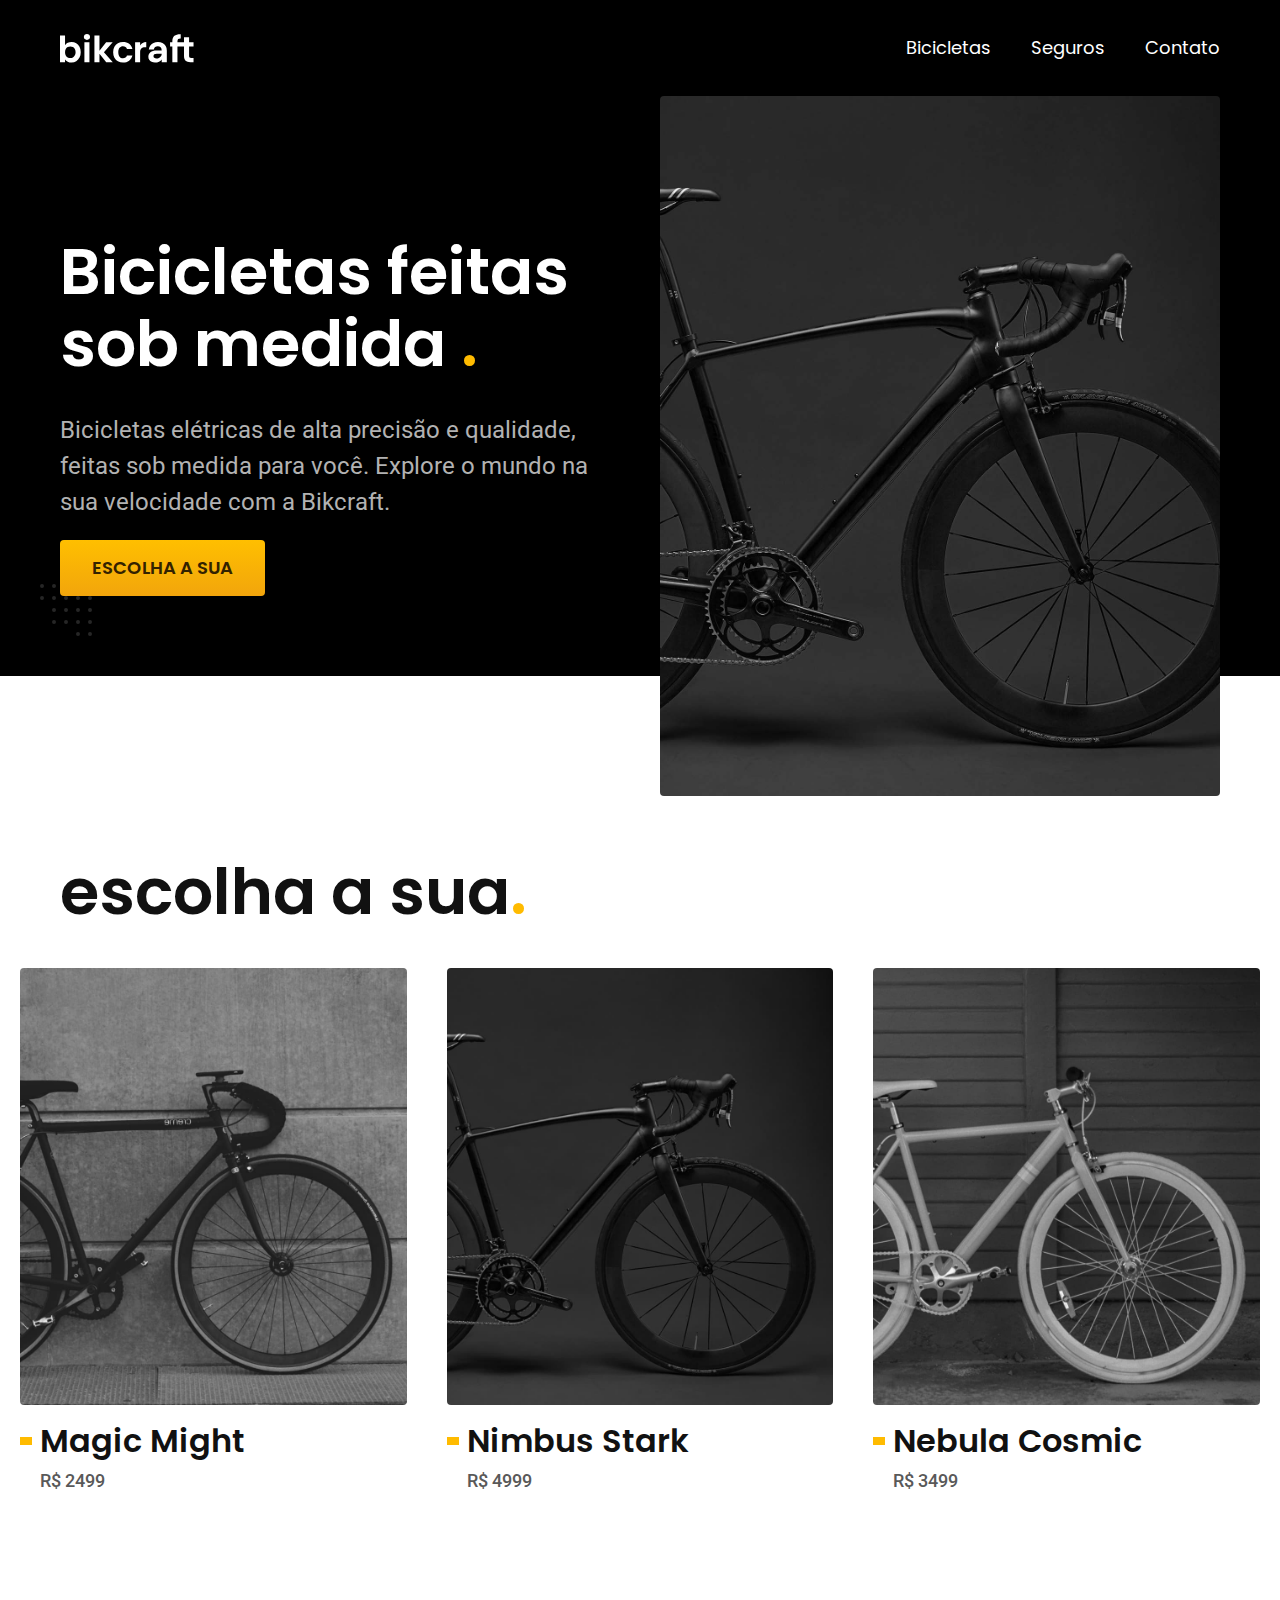
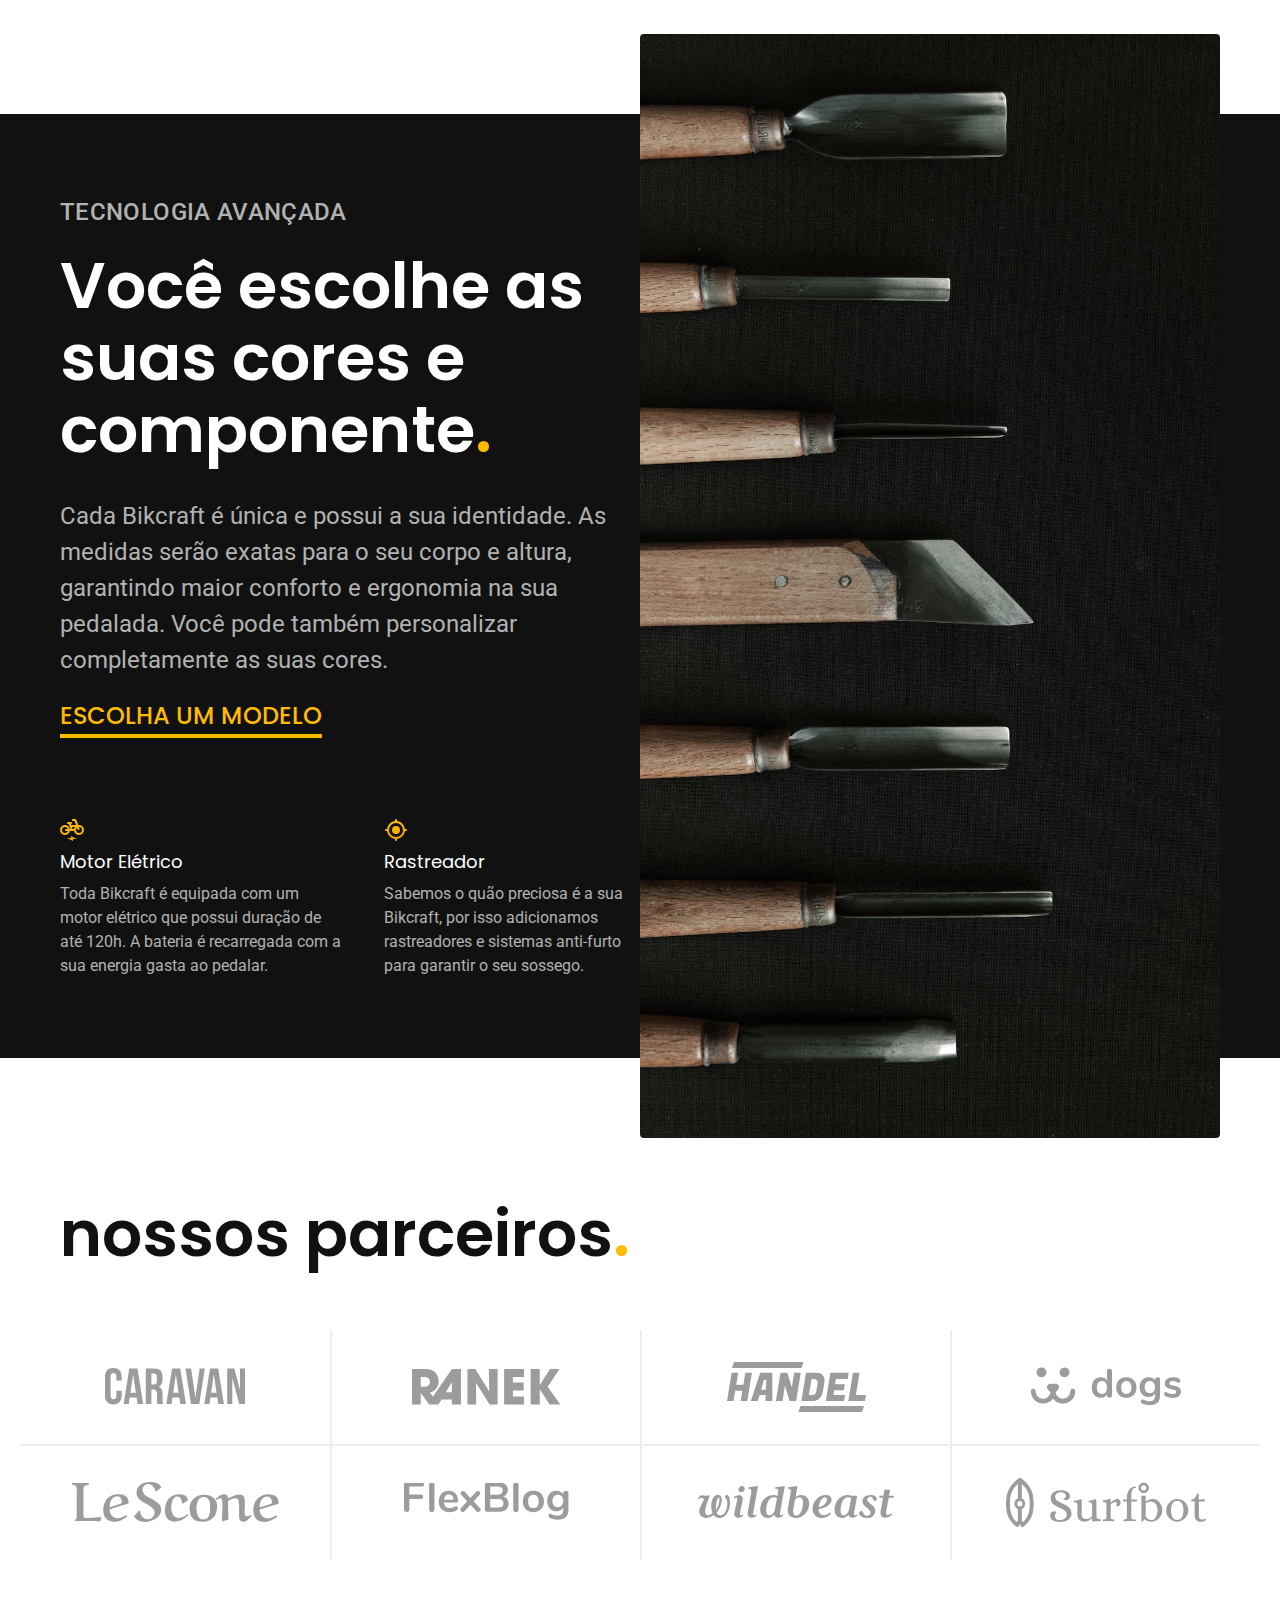
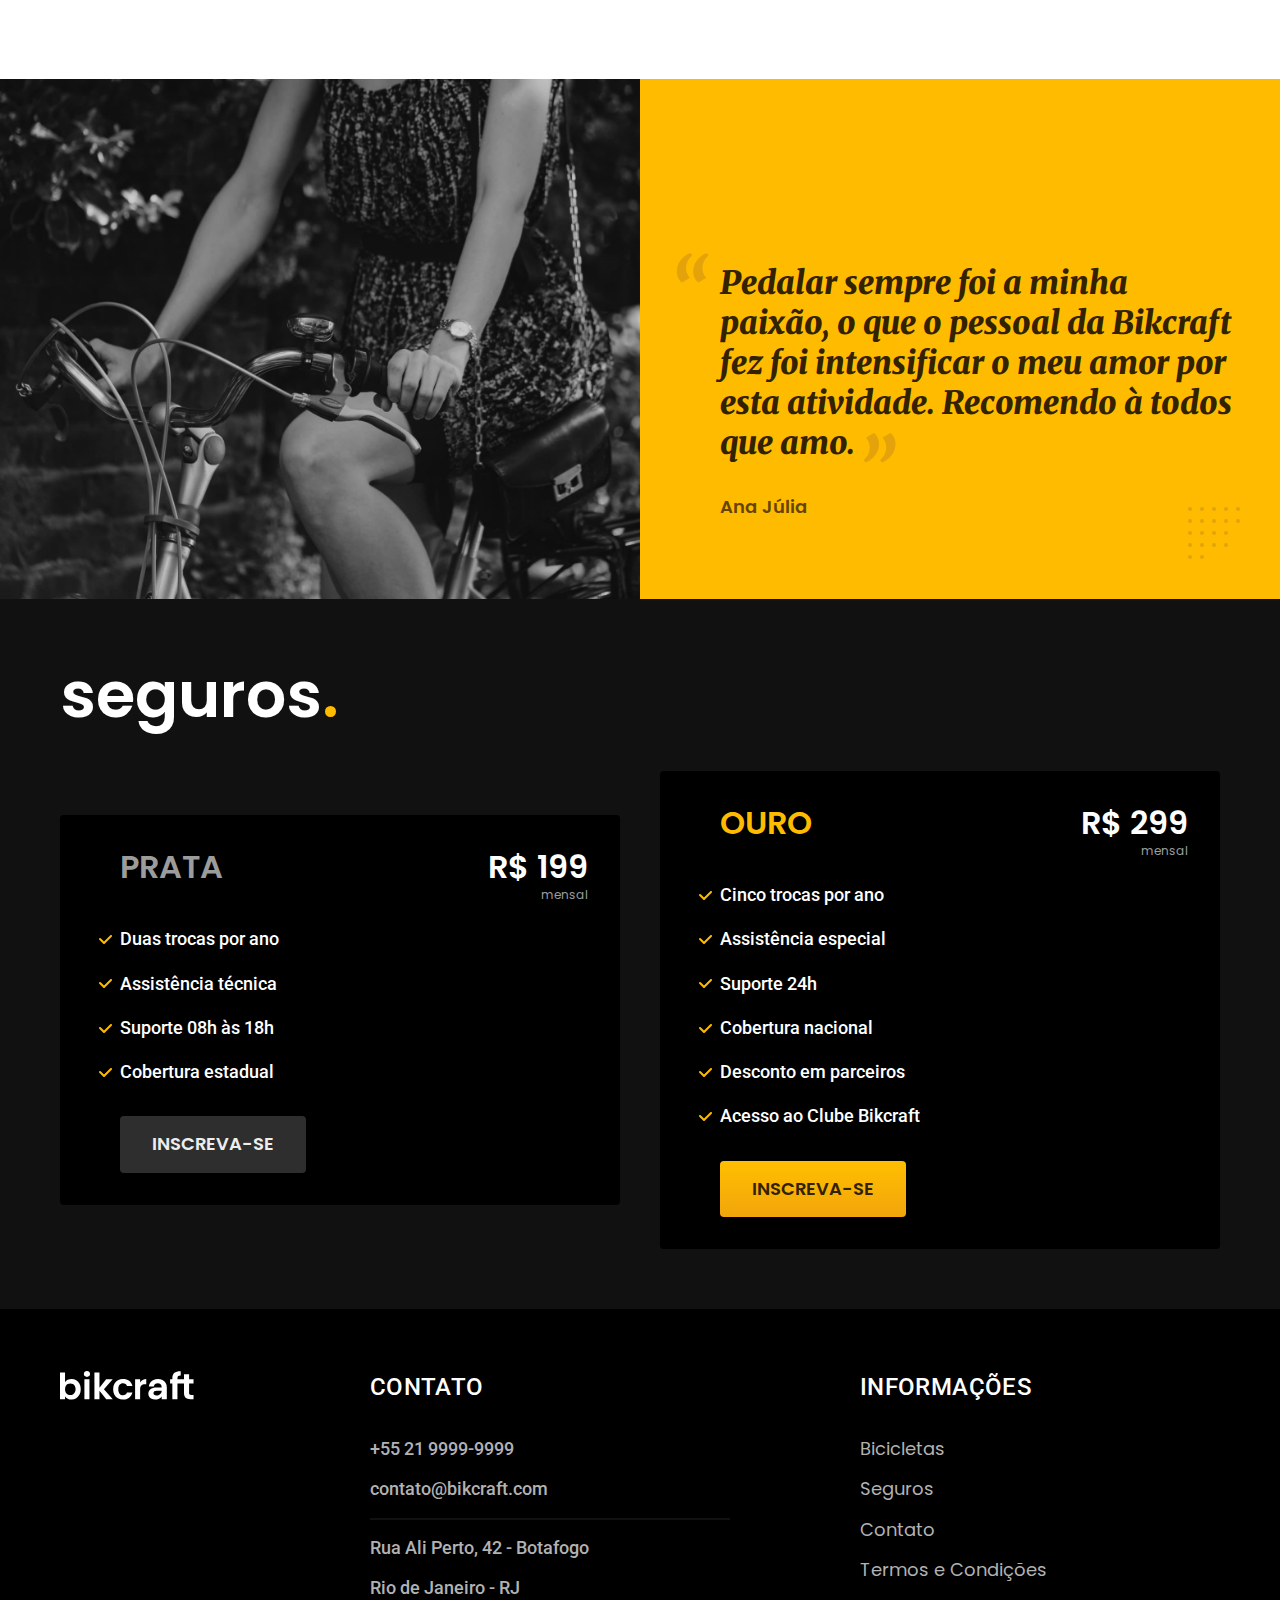
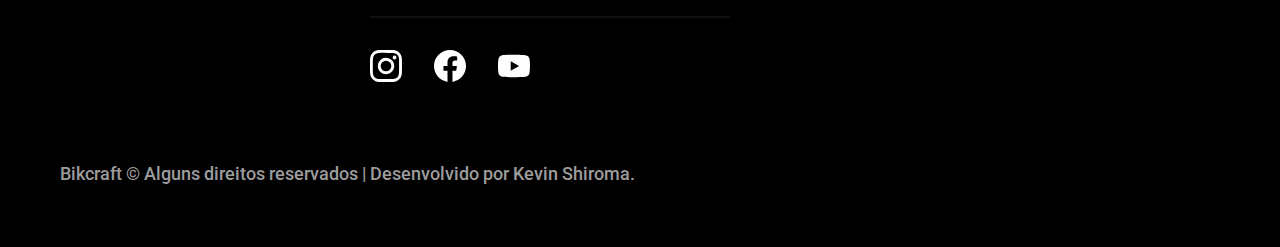
<file: index.html>
<!DOCTYPE html>
<html lang="pt-br">

<head>
  <meta charset="UTF-8">
  <meta name="viewport" content="width=device-width, initial-scale=1.0">
  <meta name="description" content="Bicicletas elétricas de alta precisão e qualidade, feitas sob medida para você. Explore o mundo na sua velocidade com a Bikcraft.">
  <title>Bikcraft - Bicicletas Elétricas</title>


  <link rel="icon" href="./favicon.svg" type="image/svg+xml">
  <link rel="preload" href="./css/style.min.css" as="style">
  <link rel="stylesheet" href="./css/style.min.css">
  <link rel="preconnect" href="https://fonts.googleapis.com">
  <link rel="preconnect" href="https://fonts.gstatic.com" crossorigin>
  <link href="https://fonts.googleapis.com/css2?family=Merriweather:ital,wght@1,900&family=Poppins:wght@400;600&family=Roboto:wght@400;500&display=swap" rel="stylesheet">
  <script>document.documentElement.classList.add('js');</script>
</head>

<body>
  <header class="header-bg">
    <div class="header container">
      <a href="./">
        <img src="./img/bikcraft.svg" width="136" height="32" alt="bikcraft">
      </a>

    

      <nav aria-label=" primaria">
        <ul class="header-menu font-1-m cor-0">
          <li><a href="./bicicletas.html">Bicicletas</a></li>
          <li><a href="./seguros.html">Seguros</a></li>
          <li><a href="./contato.html">Contato</a></li>
        </ul> <!--header-men  u-->
        </nav>
    </div> <!--header-->
  </header> <!--header-bg-->

  <main class="introducao-bg">
    <div class="introducao container">
      <div class="introducao-conteudo">

        <h1 class="font-1-xxl cor-0" data-anime="200">Bicicletas feitas sob medida <span class="cor-p1">.</span></h1>
        <p class="font-2-l cor-5" data-anime="400">Bicicletas elétricas de alta precisão e qualidade, feitas sob medida para você. Explore o mundo na sua velocidade com a Bikcraft.</p>
        <a class="botao" data-anime="600" href="./bicicletas.html">escolha a sua</a>
      </div> <!--introducao-conteudo-->
      <div class="introducao-imagem" data-anime="800">
        <img src="./img/fotos/introducao.jpg" alt="Bicicleta elétrica preta.">
      </div> <!--introducao-imagem-->
    </div> <!--Introducao-->
  </main> <!--introducao-bg-->

  <article class="bicicletas-lista"> <!--nao precisa da home pra fazer sentido-->
    <h2 class="font-1-xxl container"> escolha a sua<span class="cor-p1">.</span> </h2>
    <ul>
      <li>
        <a href="./bicicletas/magic.html">
          <img src="./img/bicicletas/magic-home.jpg" alt="bicicleta preta">
          <h3 class="font-1-xl">Magic Might</h3>
          <span class="font-2-m cor-8">R$ 2499</span>
        </a>
      </li>

      <li>
        <a href="./bicicletas/nimbus.html">
          <img src="./img/bicicletas/nimbus-home.jpg" alt="bicicleta preta">
          <h3 class="font-1-xl">Nimbus Stark</h3>
          <span class="font-2-m cor-8">R$ 4999</span>
        </a>
      </li>

      <li>
        <a href="./bicicletas/nebula.html">
          <img src="./img/bicicletas/nebula-home.jpg" alt="bicicleta preta">
          <h3 class="font-1-xl">Nebula Cosmic</h3>
          <span class="font-2-m cor-8">R$ 3499</span>
        </a>
      </li>
    </ul>

  </article> <!--Listas de bicicletas-->

  <article class="tecnologia-bg">
    <div class="tecnologia container">
      <div class="tecnologia-conteudo">
        <span class="font-2-l-b cor-5">Tecnologia Avançada</span>
        <h2 class="font-1-xxl cor-0">Você escolhe as suas cores e componente<span class="cor-p1">.</span></h2>
        <p class="font-2-l cor-5">Cada Bikcraft é única e possui a sua identidade. As medidas serão exatas para o seu corpo e altura, garantindo maior conforto e ergonomia na sua pedalada. Você pode também personalizar completamente as suas cores. </p>
        <a class="link" href="./bicicletas.html">Escolha um modelo</a>

        <div class="tecnologia-vantagens">
          <div>
            <img src="./img/icones/eletrica.svg" alt="">
            <h3 class="font-1-m cor-0">Motor Elétrico</h3>
            <p class="font-2-s cor-5">Toda Bikcraft é equipada com um motor elétrico que possui duração de até 120h. A bateria é recarregada com a sua energia gasta ao pedalar. </p>
          </div>

          <div>
            <img src="./img/icones/rastreador.svg" alt="">
            <h3 class="font-1-m cor-0">Rastreador</h3>
            <p class="font-2-s cor-5">Sabemos o quão preciosa é a sua Bikcraft, por isso adicionamos rastreadores e sistemas anti-furto para garantir o seu sossego. </p>
          </div>
        </div> <!--tecnologia-vantagens-->

      </div> <!--tecnologia-conteudo-->

      <div class="tecnologia-imagem">
        <img src="./img/fotos/tecnologia.jpg" alt="">
      </div> <!--tecnologia-imagem-->


    </div> <!--tecnologia-bg-->

  </article> <!--tecnologias-->

  <!-- como é section, precisa de aria label -->
  <section class="parceiros" aria-label="Nossos parceiros">
    <h2 class="font-1-xxl container"> nossos parceiros<span class="cor-p1">.</span> </h2>
    <ul>
      <li><img src="./img/parceiros/caravan.svg" alt="caravan"></li>
      <li><img src="./img/parceiros/ranek.svg" alt="ranek.svg"></li>
      <li><img src="./img/parceiros/handel.svg" alt="handel.svg"></li>
      <li><img src="./img/parceiros/dogs.svg" alt="dogs.svg"></li>
      <li><img src="./img/parceiros/lescone.svg" alt="lescone.svg"></li>
      <li><img src="./img/parceiros/flexblog.svg" alt="flexblog.svg"></li>
      <li><img src="./img/parceiros/wildbeast.svg" alt="wildbeast.svg"></li>
      <li><img src="./img/parceiros/surfbot.svg" alt="surfbot.svg"></li>

    </ul>
  </section> <!--Listas de bicicletas-->

  <section class="depoimento">
    <div>
      <img src="./img/fotos/depoimento.jpg" alt="Pessoa pedalando uma bicicleta bikcraft">
    </div>
    <div class="depoimento-conteudo">
      <blockquote class="font-1-xl cor-p5">
        <p>Pedalar sempre foi a minha paixão, o que o pessoal da Bikcraft fez foi intensificar o meu amor por esta atividade. Recomendo à todos que amo.</p>
      </blockquote>
      <span class="font-1-m-b cor-p4">Ana Júlia</span>
    </div>
  </section> <!--Depoimento-->

  <article class="seguros-bg">
    <div class="seguros container">
      <h2 class="font-1-xxl cor-0"> seguros<span class="cor-p1">.</span> </h2>
      <div class="seguros-item">
        <h3 class="font-1-xl cor-6">PRATA</h3>
        <span class="font-1-xl cor-0">R$ 199 <span class="font-1-xs cor-6">mensal</span></span>
        <ul class="font-2-m cor-0">
          <li>Duas trocas por ano</li>
          <li>Assistência técnica</li>
          <li>Suporte 08h às 18h</li>
          <li>Cobertura estadual</li>
        </ul>
        <a class="botao secundario" href="./orcamento.html">Inscreva-se</a>
      </div> <!--seguros-item-->

      <div class="seguros-item">
        <h3 class="font-1-xl cor-p1">OURO</h3>
        <span class="font-1-xl cor-0">R$ 299 <span class="font-1-xs cor-6">mensal</span></span>
        <ul class="font-2-m cor-0">
          <li>Cinco trocas por ano</li>
          <li>Assistência especial</li>
          <li>Suporte 24h</li>
          <li>Cobertura nacional</li>
          <li>Desconto em parceiros</li>
          <li>Acesso ao Clube Bikcraft</li>
        </ul>
        <a class="botao" href="./orcamento.html">Inscreva-se</a>
      </div> <!--seguros-item-->
    </div> <!--seguros-container-->
  </article> <!--seguros-bg-->

  <footer class="footer-bg">
    <div class="footer container">
      <img src="./img/bikcraft.svg" alt="">
      <div class="footer-contato">
        <h3 class="font-2-l-b cor-0">Contato</h3>
        <ul class="font-2-m cor-5">
          <li><a href="tel:+552199999999">+55 21 9999-9999</a></li>
          <li><a href="mailto:contato@bikcraft.com">contato@bikcraft.com</a></li>
          <li>Rua Ali Perto, 42 - Botafogo</li>
          <li>Rio de Janeiro - RJ</li>
        </ul>
        <div class="footer-redes">
          <a href="./">
            <img src="./img/redes/instagram.svg" alt="Instagram">
          </a>
          <a href="./">
            <img src="./img/redes/facebook.svg" alt="facebook.svg">
          </a>
          <a href="./">
            <img src="./img/redes/youtube.svg" alt="youtube.svg">
          </a>
        </div> <!--footer-redes-->
      </div><!--footer-contato-->
      <div class="footer-informacoes">
        <h3 class="font-2-l-b cor-0">Informações</h3>
        <nav>
          <ul class="font-1-m cor-5">
            <li><a href="./bicicletas.html">Bicicletas</a></li>
            <li><a href="./seguros.html">Seguros</a></li>
            <li><a href="./contato.html">Contato</a></li>
            <li><a href="./termos.html">Termos e Condições</a></li>
          </ul>
        </nav>
      </div> <!--footer-informacoes-->
      <p class="footer-copy font-2-m cor-6">Bikcraft © Alguns direitos reservados | Desenvolvido por <a href="https://github.com/KevinShiroma">Kevin Shiroma.</a></p>
    </div> <!--footer container-->
  </footer>

  <script src="./js/plugins/simple-anime.js"></script>
  <script src="./js/script.js"></script>
</body>

</html>
</file>
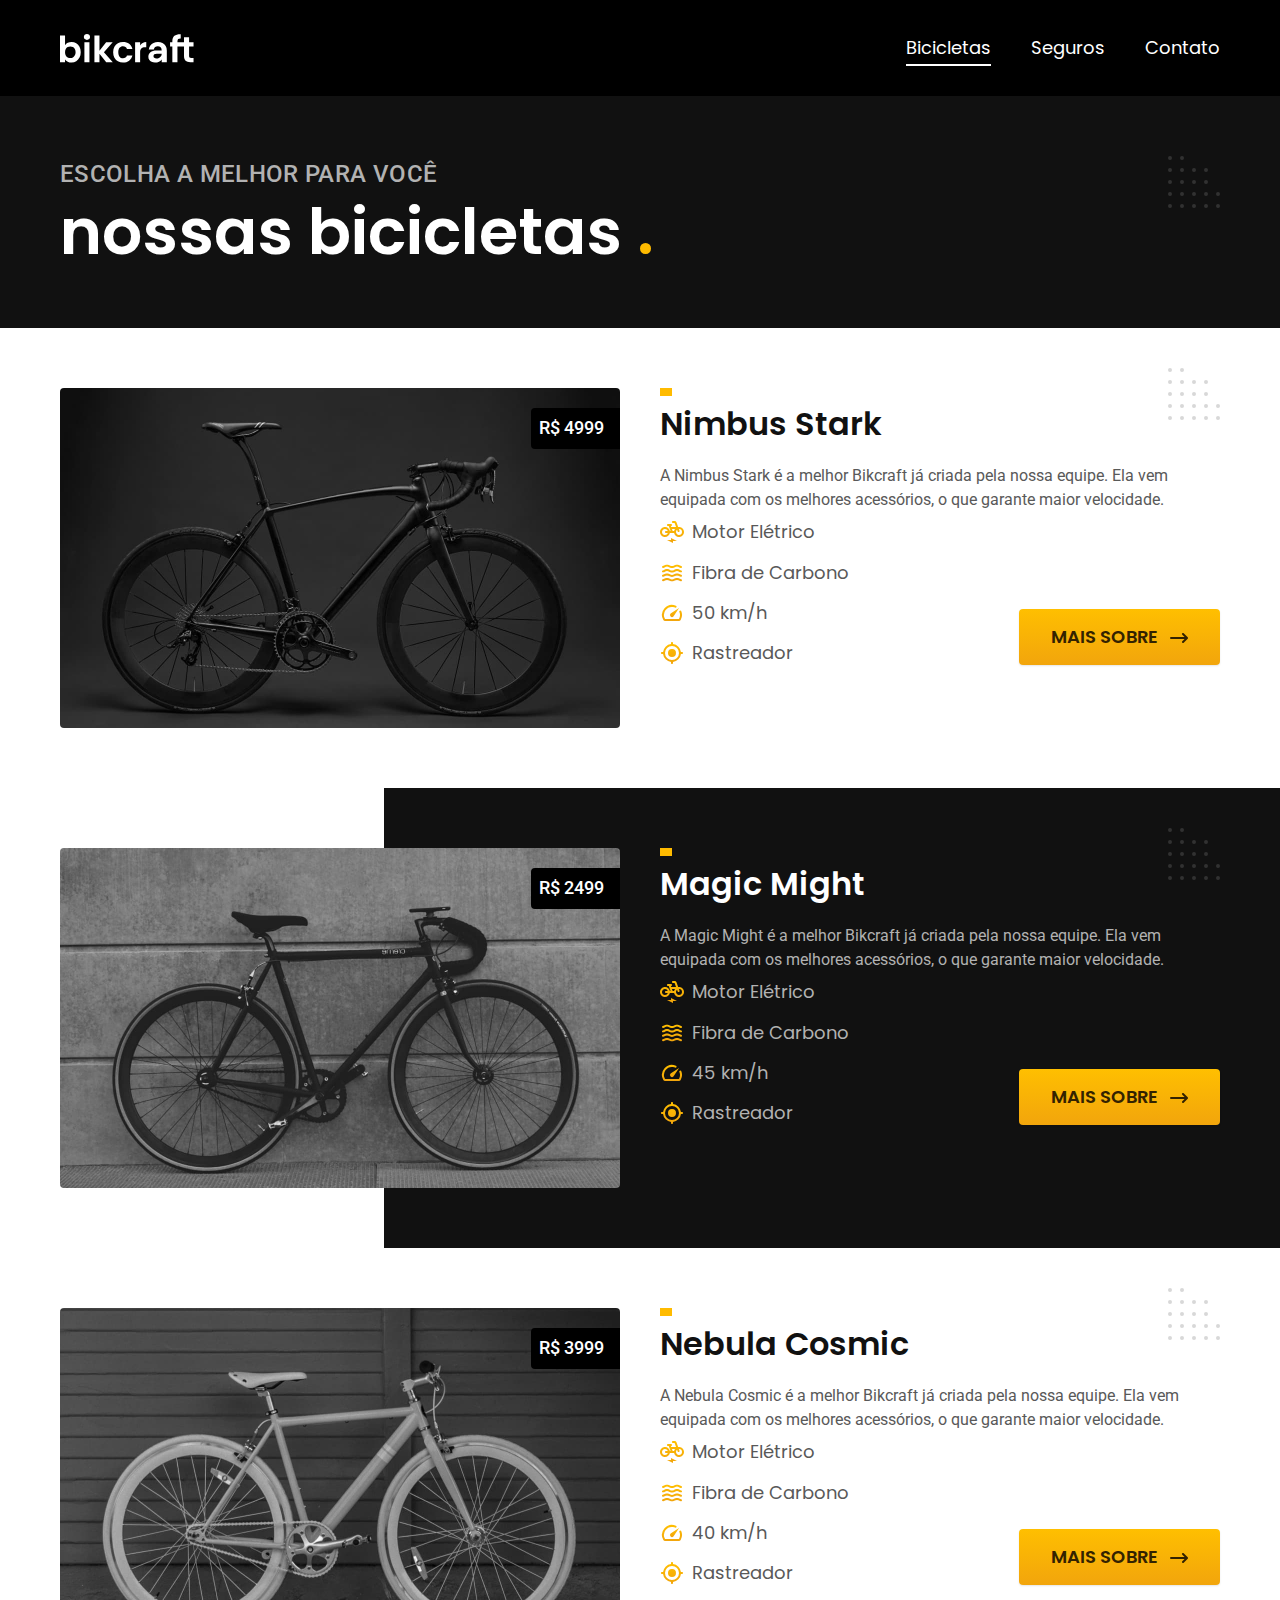
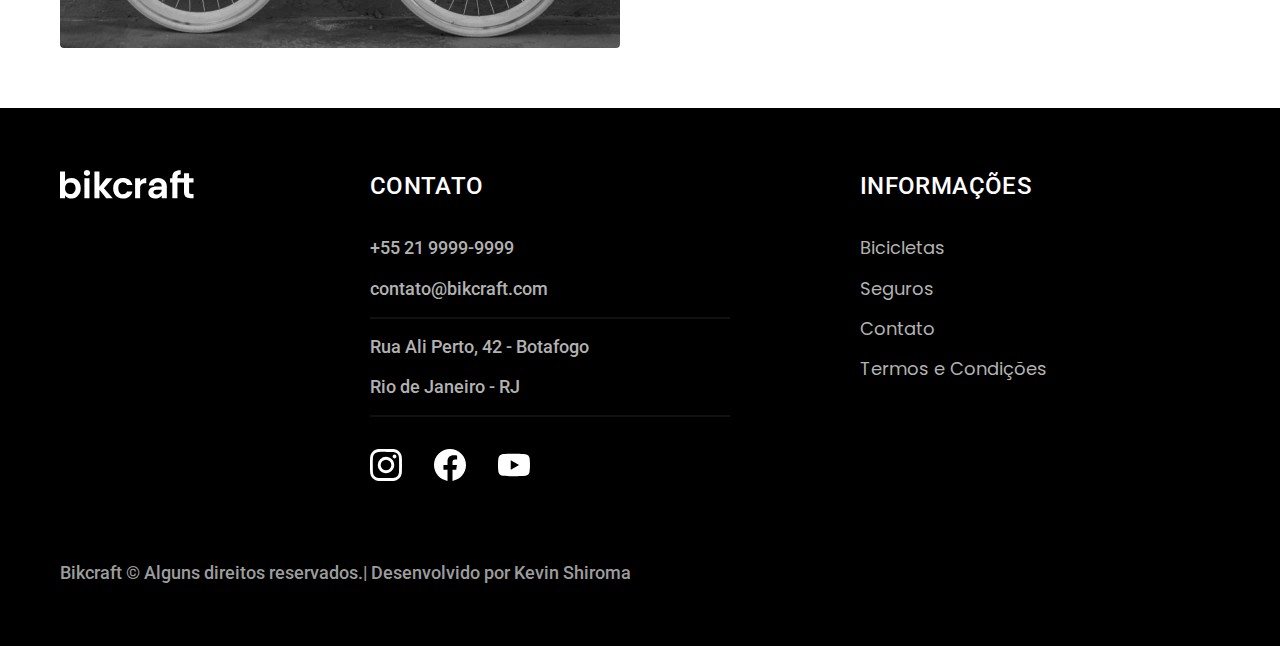
<file: bicicletas.html>
<!DOCTYPE html>
<html lang="pt-br">

<head>
  <meta charset="UTF-8">
  <meta name="viewport" content="width=device-width, initial-scale=1.0">
  <meta name="description" content="Termos e condições.">
  <title>Bicicletas | Bikcraft</title>
  <link rel="icon" href="./favicon.svg" type="image/svg+xml">
  <link rel="preload" href="./css/style.min.css" as="style">
  <link rel="stylesheet" href="./css/style.min.css">
  <link rel="preconnect" href="https://fonts.googleapis.com">
  <link rel="preconnect" href="https://fonts.gstatic.com" crossorigin>
  <link href="https://fonts.googleapis.com/css2?family=Merriweather:ital,wght@1,900&family=Poppins:wght@400;600&family=Roboto:wght@400;500&display=swap" rel="stylesheet">

  <script>document.documentElement.classList.add('js');</script>
</head>

<body id="bicicletas">
  <header class="header-bg">
    <div class="header container">
      <a href="./">
        <img src="./img/bikcraft.svg" alt="bikcraft">
      </a>

      <nav aria-label="primaria">
        <ul class="header-menu font-1-m cor-0">
          <li><a href="./bicicletas.html">Bicicletas</a></li>
          <li><a href="./seguros.html">Seguros</a></li>
          <li><a href="./contato.html">Contato</a></li>
        </ul> <!--header-men  u-->
      </nav>
    </div> <!--header-->
  </header> <!--header-bg-->


  <main>
    <div class="titulo-bg">
      <div class="titulo container">
        <p class="font-2-l-b cor-5" data-anime="200">Escolha a melhor para você</p>
        <h1 class="font-1-xxl cor-0" data-anime="400">nossas bicicletas <span class="cor-p1">.</span></h1>
      </div><!--titulo container-->
    </div> <!--titulo-bg-->


    <div class="bicicletas container">
      <div class="bicicletas-imagem">
        <img src="./img/bicicletas/nimbus.jpg" alt="bicicleta preta">
        <span class="font-2-m cor-0"> R$ 4999</span>
      </div> <!--bicicletas-imagem-->
      <div class="bicicletas-conteudo">
        <h2 class="font-1-xl">Nimbus Stark</h2>
        <p class="font-2-s cor-8">A Nimbus Stark é a melhor Bikcraft já criada pela nossa equipe. Ela vem equipada com os melhores acessórios, o que garante maior velocidade.</p>
        <ul class="font-1-m cor-8">
          <li>
            <img src="./img/icones/eletrica.svg" alt="">
            Motor Elétrico
          </li>
          <li>
            <img src="./img/icones/carbono.svg" alt="">
            Fibra de Carbono
          </li>
          <li>
            <img src="./img/icones/velocidade.svg" alt="">
            50 km/h
          </li>
          <li>
            <img src="./img/icones/rastreador.svg" alt="">
            Rastreador
          </li>
        </ul>
        <a class="botao seta" href="./bicicletas/nimbus.html">Mais Sobre</a>
      </div><!--bicicletas-conteudo-->

    </div> <!--bicicletas container-->


    <div class="bicicletas-bg">
      <div class="bicicletas container">
        <div class="bicicletas-imagem">
          <img src="./img/bicicletas/magic.jpg" alt="bicicleta preta">
          <span class="font-2-m cor-0"> R$ 2499</span>
        </div> <!--bicicletas-imagem-->
        <div class="bicicletas-conteudo">
          <h2 class="font-1-xl cor-0">Magic Might</h2>
          <p class="font-2-s cor-5">A Magic Might é a melhor Bikcraft já criada pela nossa equipe. Ela vem equipada com os melhores acessórios, o que garante maior velocidade.</p>
          <ul class="font-1-m cor-5">
            <li>
              <img src="./img/icones/eletrica.svg" alt="">
              Motor Elétrico
            </li>
            <li>
              <img src="./img/icones/carbono.svg" alt="">
              Fibra de Carbono
            </li>
            <li>
              <img src="./img/icones/velocidade.svg" alt="">
              45 km/h
            </li>
            <li>
              <img src="./img/icones/rastreador.svg" alt="">
              Rastreador
            </li>
          </ul>
          <a class="botao seta" href="./bicicletas/magic.html">Mais Sobre</a>
        </div><!--bicicletas-conteudo-->

      </div> <!--bicicletas container-->
    </div> <!--bicicletas-bg-->


    <div class="bicicletas container">
      <div class="bicicletas-imagem">
        <img src="./img/bicicletas/nebula.jpg" alt="bicicleta preta">
        <span class="font-2-m cor-0"> R$ 3999</span>
      </div> <!--bicicletas-imagem-->
      <div class="bicicletas-conteudo">
        <h2 class="font-1-xl">Nebula Cosmic</h2>
        <p class="font-2-s cor-8">A Nebula Cosmic é a melhor Bikcraft já criada pela nossa equipe. Ela vem equipada com os melhores acessórios, o que garante maior velocidade.</p>
        <ul class="font-1-m cor-8">
          <li>
            <img src="./img/icones/eletrica.svg" alt="">
            Motor Elétrico
          </li>
          <li>
            <img src="./img/icones/carbono.svg" alt="">
            Fibra de Carbono
          </li>
          <li>
            <img src="./img/icones/velocidade.svg" alt="">
            40 km/h
          </li>
          <li>
            <img src="./img/icones/rastreador.svg" alt="">
            Rastreador
          </li>
        </ul>
        <a class="botao seta" href="./bicicletas/nebula.html">Mais Sobre</a>
      </div><!--bicicletas-conteudo-->
    </div> <!--bicicletas container-->


  </main>

  <footer class="footer-bg">
    <div class="footer container">
      <img src="./img/bikcraft.svg" alt="">
      <div class="footer-contato">
        <h3 class="font-2-l-b cor-0">Contato</h3>
        <ul class="font-2-m cor-5">
          <li><a href="tel:+552199999999">+55 21 9999-9999</a></li>
          <li><a href="mailto:contato@bikcraft.com">contato@bikcraft.com</a></li>
          <li>Rua Ali Perto, 42 - Botafogo</li>
          <li>Rio de Janeiro - RJ</li>
        </ul>
        <div class="footer-redes">
          <a href="./">
            <img src="./img/redes/instagram.svg" alt="Instagram">
          </a>
          <a href="./">
            <img src="./img/redes/facebook.svg" alt="facebook.svg">
          </a>
          <a href="./">
            <img src="./img/redes/youtube.svg" alt="youtube.svg">
          </a>
        </div> <!--footer-redes-->
      </div><!--footer-contato-->
      <div class="footer-informacoes">
        <h3 class="font-2-l-b cor-0">Informações</h3>
        <nav>
          <ul class="font-1-m cor-5">
            <li><a href="./bicicletas.html">Bicicletas</a></li>
            <li><a href="./seguros.html">Seguros</a></li>
            <li><a href="./contato.html">Contato</a></li>
            <li><a href="./termos.html">Termos e Condições</a></li>
          </ul>
        </nav>
      </div> <!--footer-informacoes-->
      <p class="footer-copy font-2-m cor-6">Bikcraft © Alguns direitos reservados.| Desenvolvido por <a href="https://github.com/KevinShiroma">Kevin Shiroma</a></p>
    </div> <!--footer container-->
  </footer>
  <script src="./js/plugins/simple-anime.js"></script>
  <script src="./js/script.js"></script>
</body>

</html>
</file>
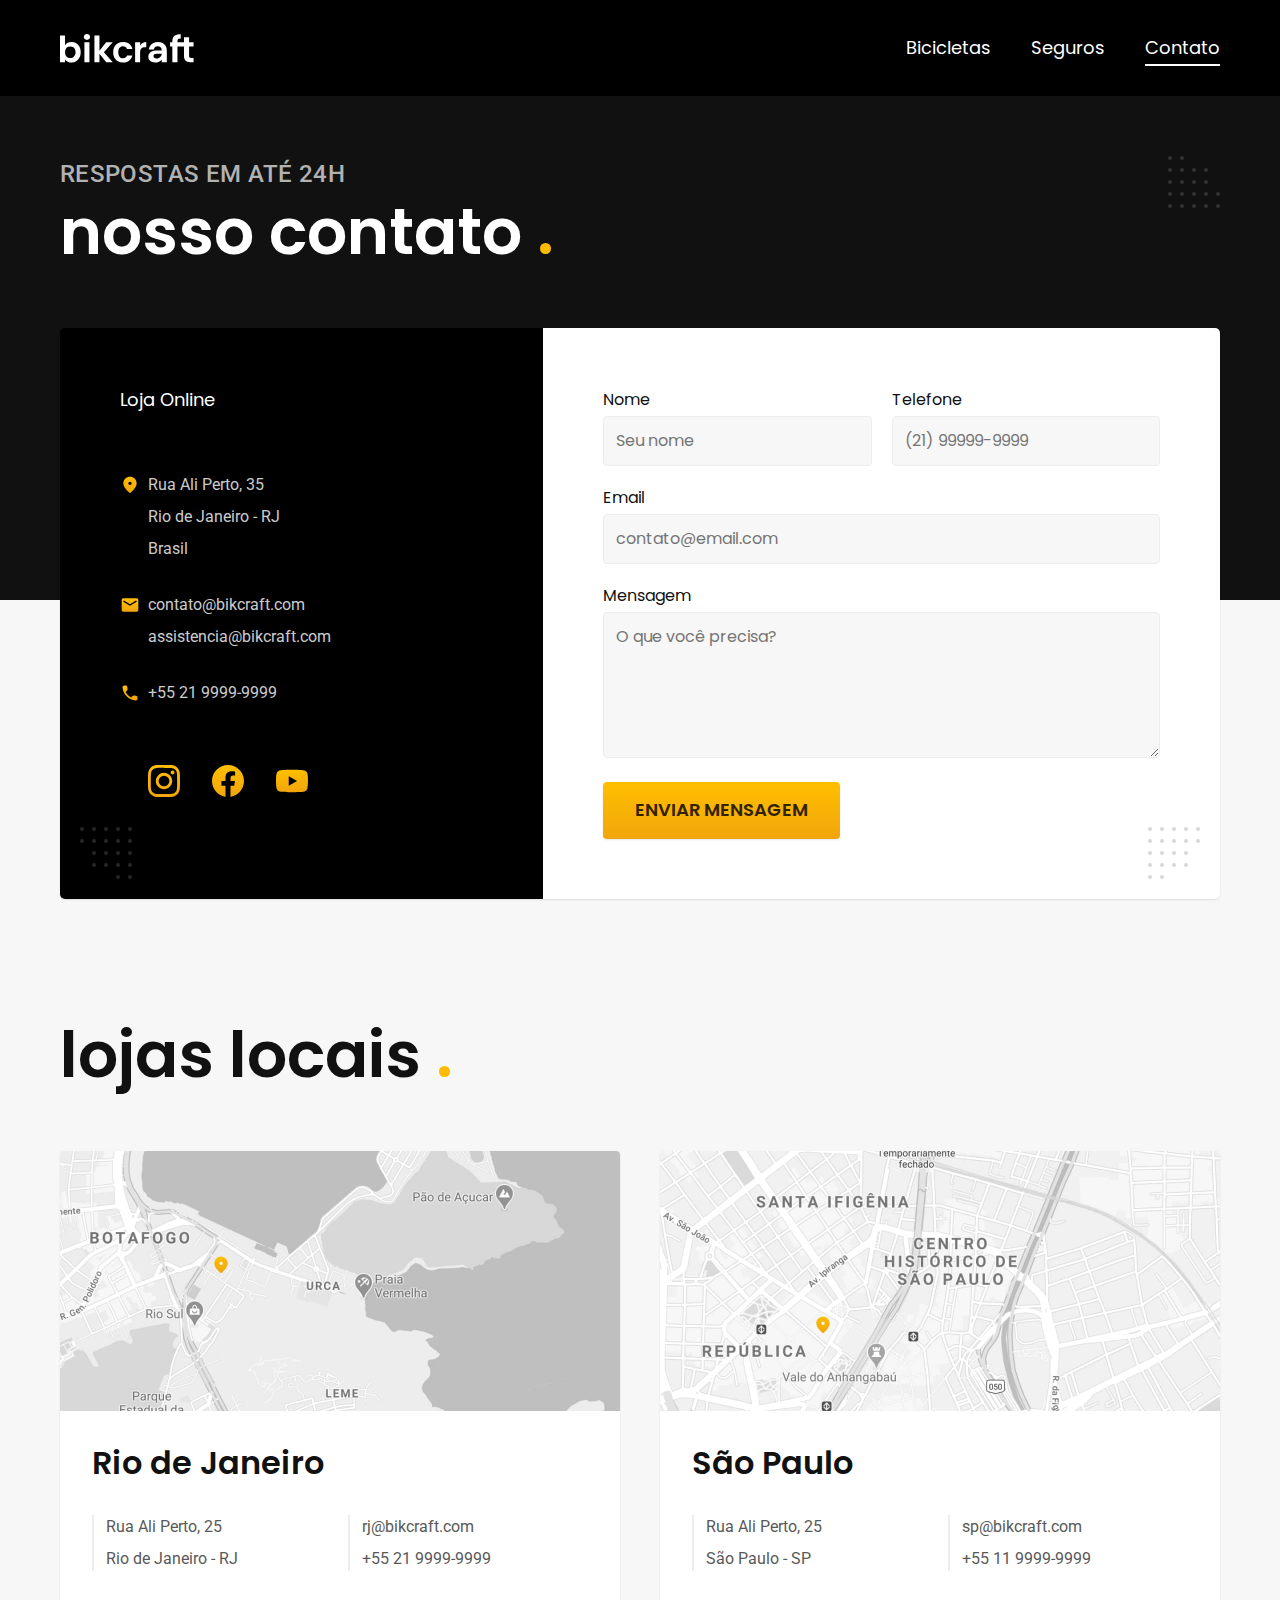
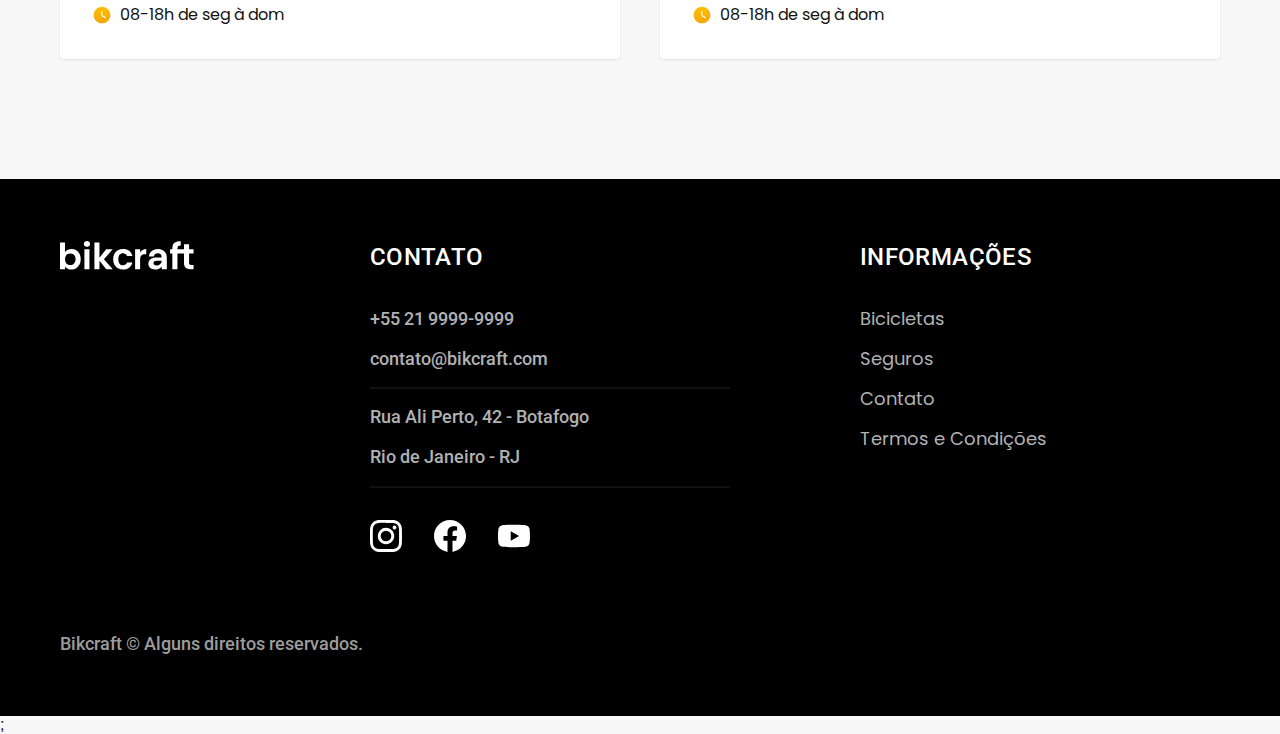
<file: contato.html>
<!DOCTYPE html>
<html lang="pt-br">

<head>
  <meta charset="UTF-8">
  <meta name="viewport" content="width=device-width, initial-scale=1.0">
  <meta name="description" content="Termos e condições.">
  <title>Contato | Bikcraft</title>
  <link rel="icon" href="./favicon.svg" type="image/svg+xml">
  <link rel="preload" href="./css/style.min.css" as="style">
  <link rel="stylesheet" href="./css/style.min.css">
  <link rel="preconnect" href="https://fonts.googleapis.com">
  <link rel="preconnect" href="https://fonts.gstatic.com" crossorigin>
  <link href="https://fonts.googleapis.com/css2?family=Merriweather:ital,wght@1,900&family=Poppins:wght@400;600&family=Roboto:wght@400;500&display=swap" rel="stylesheet">
  <script>document.documentElement.classList.add('js');</script>
</head>

<body id="contato">
  <header class="header-bg">
    <div class="header container">
      <a href="./">
        <img src="./img/bikcraft.svg" alt="bikcraft">
      </a>

      <nav aria-label="primaria">
        <ul class="header-menu font-1-m cor-0">
          <li><a href="./bicicletas.html">Bicicletas</a></li>
          <li><a href="./seguros.html">Seguros</a></li>
          <li><a href="./contato.html">Contato</a></li>
        </ul> <!--header-men  u-->
      </nav>
    </div> <!--header-->
  </header> <!--header-bg-->


  <main>
    <div class="titulo-bg">
      <div class="titulo container">
        <p class="font-2-l-b cor-5" data-anime="200">Respostas em até 24h</p>
        <h1 class="font-1-xxl cor-0" data-anime="400">nosso contato <span class="cor-p1">.</span></h1>
      </div><!--titulo container-->
    </div> <!--titulo-bg-->

    <div class="contato container">
      <section class="contato-dados" aria-label="endereço">
        <h2 class="font-1-m cor-0">Loja Online</h2>
        <div class="contato-endereco font-2-s cor-4">
          <p>Rua Ali Perto, 35</p>
          <p>Rio de Janeiro - RJ</p>
          <p>Brasil</p>
        </div>
        <address class="contato-meio font-2-s cor-4">
          <a href="mailto:contato@bikcraft.com">contato@bikcraft.com</a>
          <a href="mailto:assistencia@bikcraft.com">assistencia@bikcraft.com</a>
          <a href="tel:+552199999999">+55 21 9999-9999</a>
        </address>
        <div class="contato-redes">
          <a href="./">
            <img src="./img/redes/instagram-p.svg" alt="Instagram">
          </a>
          <a href="./">
            <img src="./img/redes/facebook-p.svg" alt="facebook.svg">
          </a>
          <a href="./">
            <img src="./img/redes/youtube-p.svg" alt="youtube.svg">
          </a>
        </div>
      </section>
      <section class="contato-formulario" aria-label="formulário">
        <form class="form" action="./contato.html">
          <div>
            <label for="nome">Nome</label>
            <input type="text" id="nome" name="nome" placeholder="Seu nome">
          </div>

          <div>
            <label for="telefone">Telefone</label>
            <input type="text" id="telefone" name="telefone" placeholder="(21) 99999-9999">
          </div>

          <div class="col-2">
            <label for="email">Email</label>
            <input type="email" id="email" name="email" placeholder="contato@email.com">
          </div>

          <div class="col-2">
            <label for="mensagem">Mensagem</label>
            <textarea rows="5" id="mensagem" name="mensagem" placeholder="O que você precisa?"></textarea>
          </div>
          <button class="botao col-2">Enviar Mensagem</button>

        </form>
      </section>
    </div>
  </main>

  <article class="lojas container">
    <h2 class="font-1-xxl">lojas locais <span class="cor-p1">.</span></h2>
    <div class="lojas-item">
      <img src="./img/lojas/rj.jpg" alt="mapa marcando o endereço em rua Ali perto, 25 - Rio de janeiro - RJ">
      <div class="lojas-conteudo">
        <h3 class="font-1-xl">Rio de Janeiro</h3>
        <div class="lojas-dados font-2-s cor-8">
          <p>Rua Ali Perto, 25</p>
          <p>Rio de Janeiro - RJ</p>
        </div>
        <div class="lojas-dados font-2-s cor-8">
          <a href="mailto:rj@bikcraft.com">rj@bikcraft.com</a>
          <a href="tel:+552199999999">+55 21 9999-9999</a>
        </div>
        <p class="lojas-tempo font-1-s"><img src="./img/icones/horario.svg" alt="">08-18h de seg à dom</p>
      </div>
    </div>

    <div class="lojas-item">
      <img src="./img/lojas/sp.jpg" alt="mapa marcando o endereço em rua Ali perto, 25 - São Paulo - SP">
      <div class="lojas-conteudo">
        <h3 class="font-1-xl">São Paulo</h3>
        <div class="lojas-dados font-2-s cor-8">
          <p>Rua Ali Perto, 25</p>
          <p>São Paulo - SP</p>
        </div>
        <div class="lojas-dados font-2-s cor-8">
          <a href="mailto:sp@bikcraft.com">sp@bikcraft.com</a>
          <a href="tel:+551199999999">+55 11 9999-9999</a>
        </div>
        <p class="lojas-tempo font-1-s"><img src="./img/icones/horario.svg" alt="">08-18h de seg à dom</p>
      </div>
    </div>
  </article>

  <footer class="footer-bg">
    <div class="footer container">
      <img src="./img/bikcraft.svg" alt="">
      <div class="footer-contato">
        <h3 class="font-2-l-b cor-0">Contato</h3>
        <ul class="font-2-m cor-5">
          <li><a href="tel:+552199999999">+55 21 9999-9999</a></li>
          <li><a href="mailto:contato@bikcraft.com">contato@bikcraft.com</a></li>
          <li>Rua Ali Perto, 42 - Botafogo</li>
          <li>Rio de Janeiro - RJ</li>
        </ul>
        <div class="footer-redes">
          <a href="./">
            <img src="./img/redes/instagram.svg" alt="Instagram">
          </a>
          <a href="./">
            <img src="./img/redes/facebook.svg" alt="facebook.svg">
          </a>
          <a href="./">
            <img src="./img/redes/youtube.svg" alt="youtube.svg">
          </a>
        </div> <!--footer-redes-->
      </div><!--footer-contato-->
      <div class="footer-informacoes">
        <h3 class="font-2-l-b cor-0">Informações</h3>
        <nav>
          <ul class="font-1-m cor-5">
            <li><a href="./bicicletas.html">Bicicletas</a></li>
            <li><a href="./seguros.html">Seguros</a></li>
            <li><a href="./contato.html">Contato</a></li>
            <li><a href="./termos.html">Termos e Condições</a></li>
          </ul>
        </nav>
      </div> <!--footer-informacoes-->
      <p class="footer-copy font-2-m cor-6">Bikcraft © Alguns direitos reservados.</p>
    </div> <!--footer container-->
  </footer>
  <script src="./js/plugins/simple-anime.js"></script>;
  <script src="./js/script.js"></script>
</body>

</html>
</file>
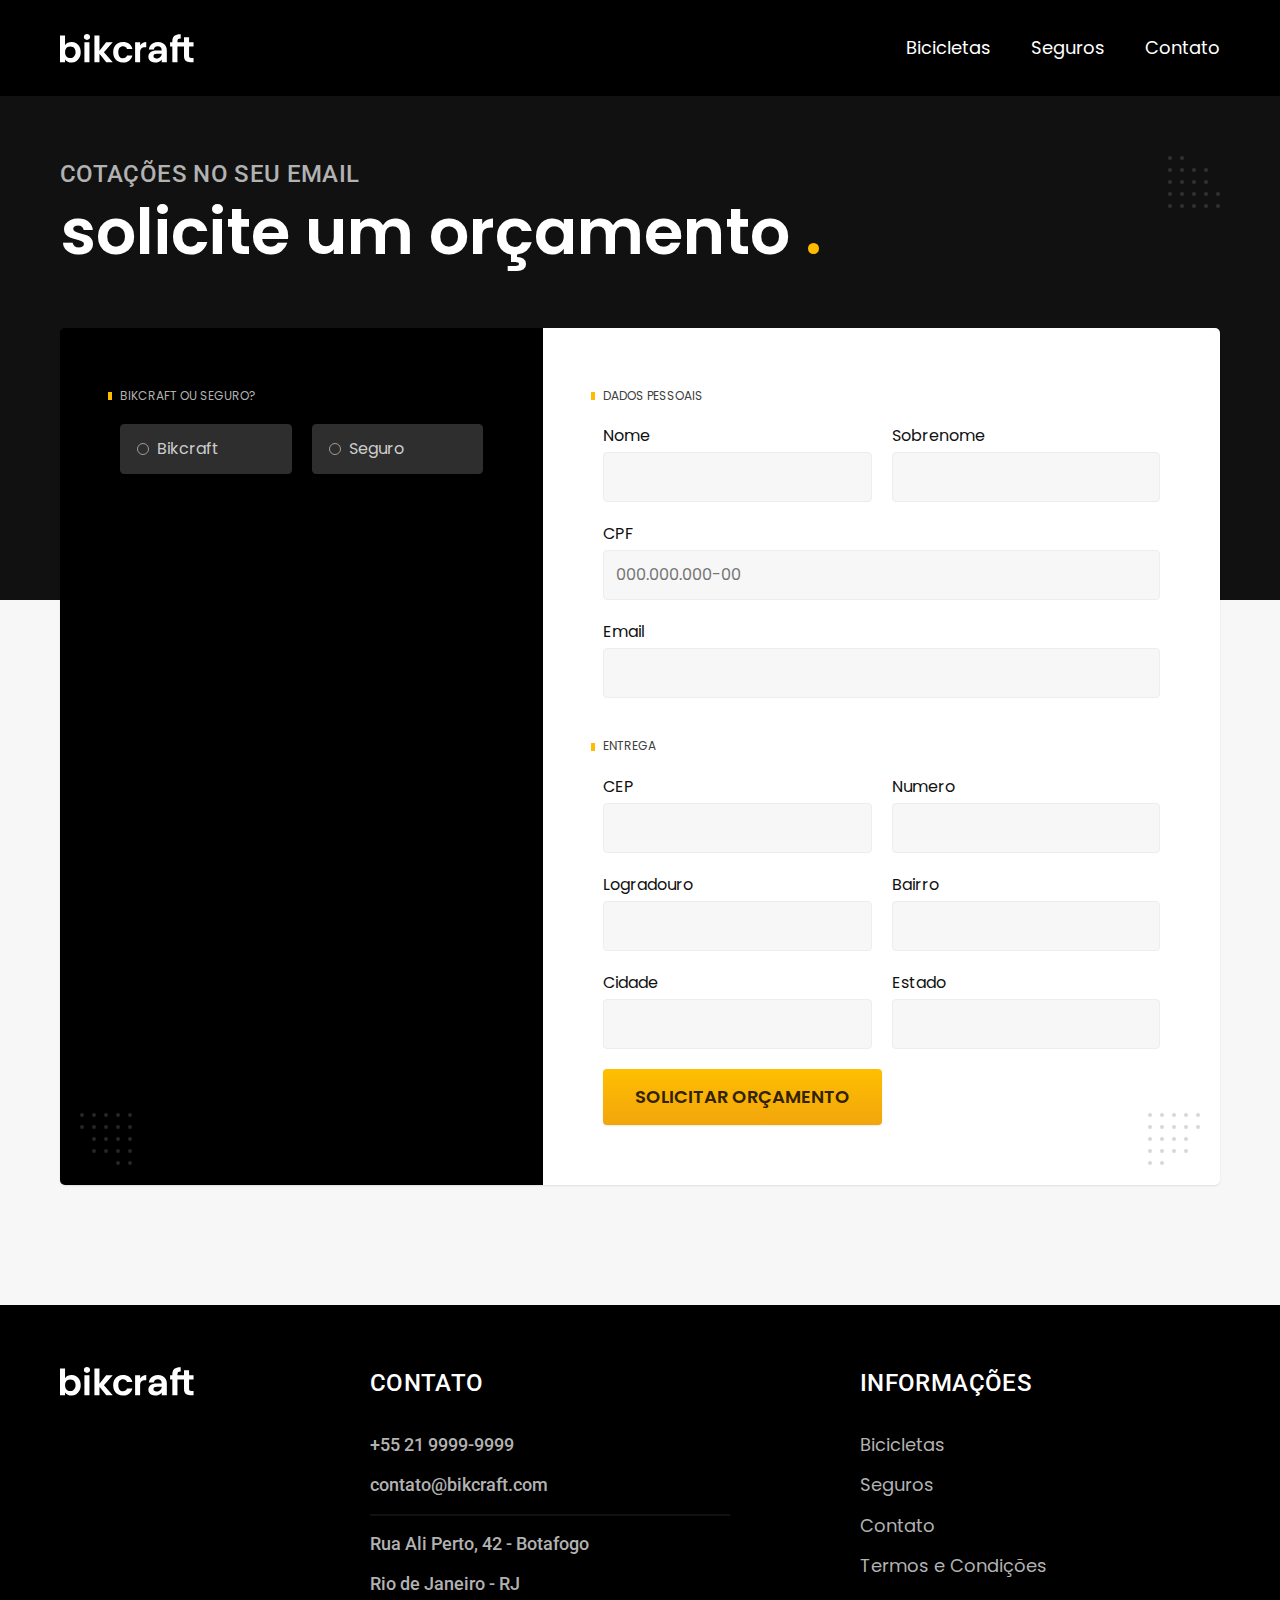
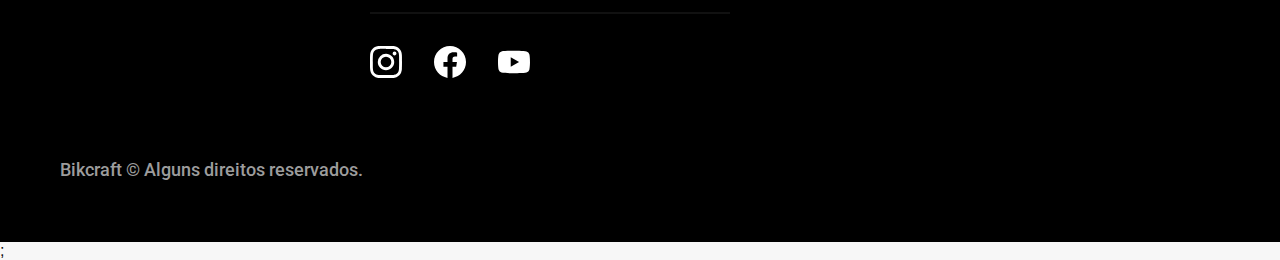
<file: orcamento.html>
<!DOCTYPE html>
<html lang="pt-br">

<head>
  <meta charset="UTF-8">
  <meta name="viewport" content="width=device-width, initial-scale=1.0">
  <meta name="description" content="Termos e condições.">
  <title>Orçamento | Bikcraft</title>
  <link rel="icon" href="./favicon.svg" type="image/svg+xml">
  <link rel="preload" href="./css/style.min.css" as="style">
  <link rel="stylesheet" href="./css/style.min.css">
  <link rel="preconnect" href="https://fonts.googleapis.com">
  <link rel="preconnect" href="https://fonts.gstatic.com" crossorigin>
  <link href="https://fonts.googleapis.com/css2?family=Merriweather:ital,wght@1,900&family=Poppins:wght@400;600&family=Roboto:wght@400;500&display=swap" rel="stylesheet">
  <script>document.documentElement.classList.add('js');</script>
</head>

<body id="orcamento">
  <header class="header-bg">
    <div class="header container">
      <a href="./">
        <img src="./img/bikcraft.svg" alt="bikcraft">
      </a>

      <nav aria-label="primaria">
        <ul class="header-menu font-1-m cor-0">
          <li><a href="./bicicletas.html">Bicicletas</a></li>
          <li><a href="./seguros.html">Seguros</a></li>
          <li><a href="./contato.html">Contato</a></li>
        </ul> <!--header-men  u-->
      </nav>
    </div> <!--header-->
  </header> <!--header-bg-->

  <main>
    <div class="titulo-bg">
      <div class="titulo container">
        <p class="font-2-l-b cor-5">Cotações no seu email</p>
        <h1 class="font-1-xxl cor-0">solicite um orçamento <span class="cor-p1">.</span></h1>
      </div><!--titulo container-->
    </div> <!--titulo-bg-->

    <form class="orcamento container" action="">
      <div class="orcamento-produto">
        <h2 class="font-1-xs cor-5"> Bikcraft ou Seguro? </h2>

        <input type="radio" name="tipo" value="bikcraft" id="bikcraft">
        <label for="bikcraft">Bikcraft</label>

        <input type="radio" name="tipo" value="seguro" id="seguro">
        <label for="seguro">Seguro</label>

        <div class="orcamento-conteudo" id="orcamento-bikcraft">
          <h2 class="font-1-xs cor-5">Escolha a sua</h2>

          <input type="radio" name="produto" value="nimbus" id="nimbus">
          <label for="nimbus">Nimbus Stark <span>R$ 4999</span></label>
          <div class="orcamento-detalhes">
            <ul class="font-1-xs cor-8">
              <li><img src="./img/icones/eletrica.svg" alt="">Motor Elétrico</li>
              <li><img src="./img/icones/carbono.svg" alt="">Fibra de Carbono</li>
              <li><img src="./img/icones/velocidade.svg" alt="">50 km/h/</li>
              <li><img src="./img/icones/rastreador.svg" alt="">Rastreador</li>
            </ul>
            <img src="./img/bicicletas/nimbus.jpg" alt="bicicleta preta">
          </div>

          <input type="radio" name="produto" value="magic" id="magic">
          <label for="magic">Magic Might <span>R$ 2499</span></label>
          <div class="orcamento-detalhes">
            <ul class="font-1-xs cor-8">
              <li><img src="./img/icones/eletrica.svg" alt="">Motor Elétrico</li>
              <li><img src="./img/icones/carbono.svg" alt="">Fibra de Carbono</li>
              <li><img src="./img/icones/velocidade.svg" alt="">45 km/h/</li>
              <li><img src="./img/icones/rastreador.svg" alt="">Rastreador</li>
            </ul>
            <img src="./img/bicicletas/magic.jpg" alt="bicicleta preta">
          </div>

          <input type="radio" name="produto" value="nebula" id="nebula">
          <label for="nebula">Nebula Cosmic<span>R$ 3999</span></label>
          <div class="orcamento-detalhes">
            <ul class="font-1-xs cor-8">
              <li><img src="./img/icones/eletrica.svg" alt="">Motor Elétrico</li>
              <li><img src="./img/icones/carbono.svg" alt="">Fibra de Carbono</li>
              <li><img src="./img/icones/velocidade.svg" alt="">40 km/h/</li>
              <li><img src="./img/icones/rastreador.svg" alt="">Rastreador</li>
            </ul>
            <img src="./img/bicicletas/nebula.jpg" alt="bicicleta preta">
          </div>
        </div>

        <div class="orcamento-conteudo" id="orcamento-seguro">
          <h2 class="font-1-xs cor-5">Escolha o plano</h2>

          <input type="radio" name="produto" value="prata" id="prata">
          <label for="prata">Prata<span>R$ 199</span></label>

          <input type="radio" name="produto" value="ouro" id="ouro">
          <label for="ouro">Ouro<span>R$ 299</span></label>
        </div>


      </div>
      <div class="orcamento-dados form">
        <h2 class="font-1-xs cor-9 col-2">dados pessoais</h2>
        <div>
          <label for="nome">Nome</label>
          <input type="text" id="nome" name="nome">
        </div>

        <div>
          <label for="sobrenome">Sobrenome</label>
          <input type="text" id="nome" name="nome">
        </div>

        <div class="col-2">
          <label for="cpf">CPF</label>
          <input type="text" id="nome" name="nome" placeholder="000.000.000-00">
        </div>

        <div class="col-2">
          <label for="email">Email</label>
          <input type="email" id="nome" name="nome">
        </div>

        <h2 class="font-1-xs cor-9 col-2">entrega</h2>

        <div>
          <label for="cep">CEP</label>
          <input type="email" id="nome" name="nome">
        </div>

        <div>
          <label for="numero">Numero</label>
          <input type="email" id="nome" name="nome">
        </div>

        <div>
          <label for="logradouro">Logradouro</label>
          <input type="email" id="nome" name="nome">
        </div>

        <div>
          <label for="bairro">Bairro</label>
          <input type="email" id="nome" name="nome">
        </div>

        <div>
          <label for="cidade">Cidade</label>
          <input type="email" id="nome" name="nome">
        </div>

        <div>
          <label for="estado">Estado</label>
          <input type="email" id="nome" name="nome">
        </div>
        <button class="botao col-2">Solicitar Orçamento</button>
      </div>
    </form>
  </main>

  <footer class="footer-bg">
    <div class="footer container">
      <img src="./img/bikcraft.svg" alt="">
      <div class="footer-contato">
        <h3 class="font-2-l-b cor-0">Contato</h3>
        <ul class="font-2-m cor-5">
          <li><a href="tel:+552199999999">+55 21 9999-9999</a></li>
          <li><a href="mailto:contato@bikcraft.com">contato@bikcraft.com</a></li>
          <li>Rua Ali Perto, 42 - Botafogo</li>
          <li>Rio de Janeiro - RJ</li>
        </ul>
        <div class="footer-redes">
          <a href="./">
            <img src="./img/redes/instagram.svg" alt="Instagram">
          </a>
          <a href="./">
            <img src="./img/redes/facebook.svg" alt="facebook.svg">
          </a>
          <a href="./">
            <img src="./img/redes/youtube.svg" alt="youtube.svg">
          </a>
        </div> <!--footer-redes-->
      </div><!--footer-contato-->
      <div class="footer-informacoes">
        <h3 class="font-2-l-b cor-0">Informações</h3>
        <nav>
          <ul class="font-1-m cor-5">
            <li><a href="./bicicletas.html">Bicicletas</a></li>
            <li><a href="./seguros.html">Seguros</a></li>
            <li><a href="./contato.html">Contato</a></li>
            <li><a href="./termos.html">Termos e Condições</a></li>
          </ul>
        </nav>
      </div> <!--footer-informacoes-->
      <p class="footer-copy font-2-m cor-6">Bikcraft © Alguns direitos reservados.</p>
    </div> <!--footer container-->
  </footer>
  <script src="./js/plugins/simple-anime.js"></script>;
  <script src="./js/script.js"></script>
</body>

</html>
</file>
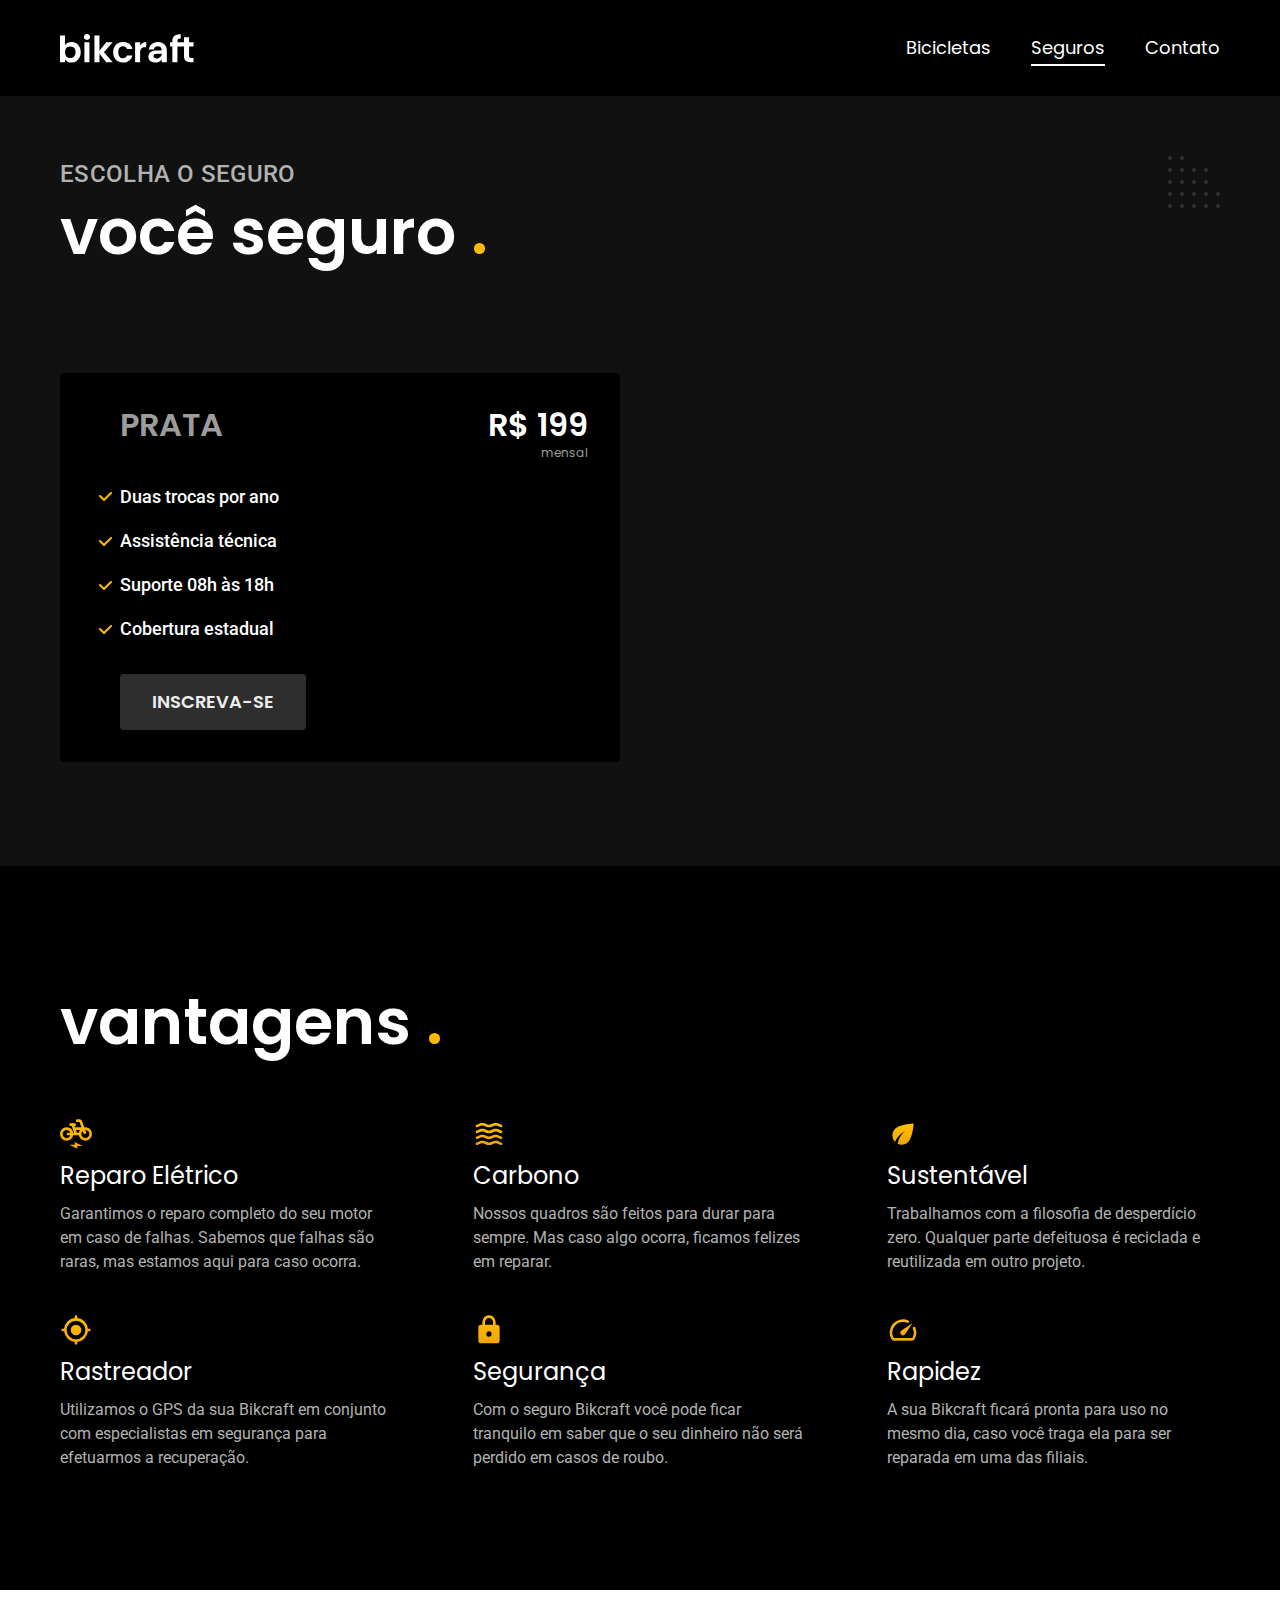
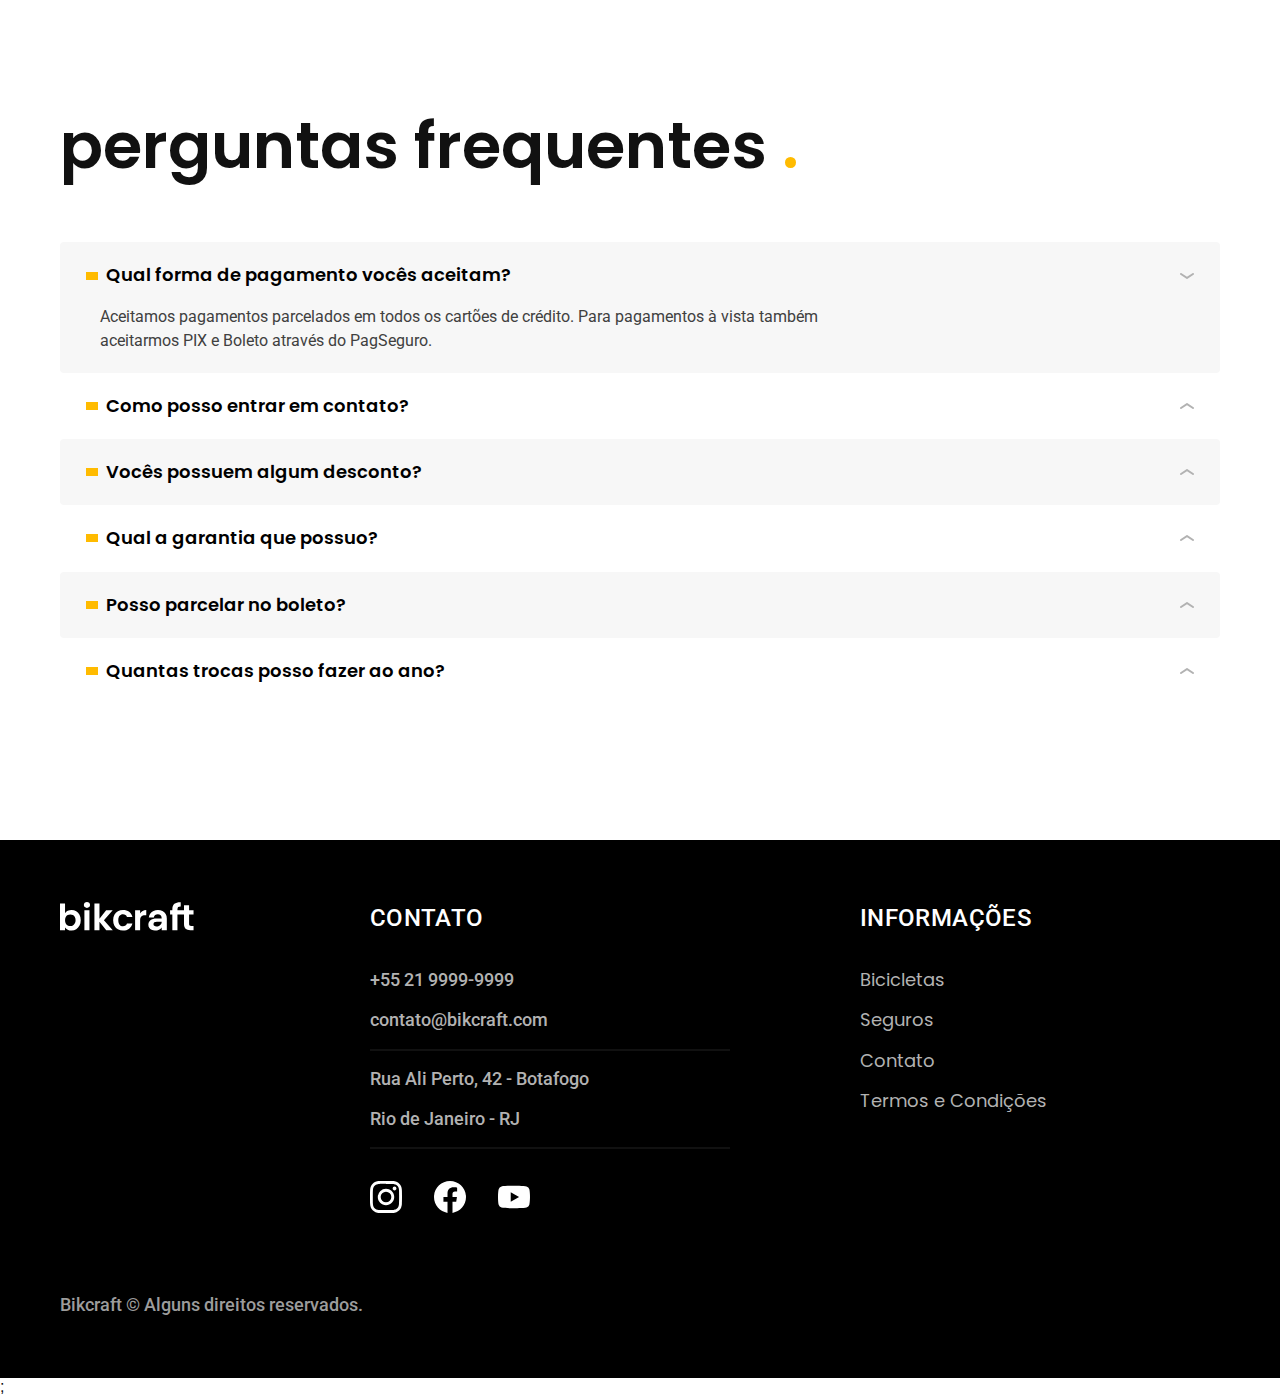
<file: seguros.html>
<!DOCTYPE html>
<html lang="pt-br">

<head>
  <meta charset="UTF-8">
  <meta name="viewport" content="width=device-width, initial-scale=1.0">
  <meta name="description" content="Termos e condições.">
  <title>Seguros | Bikcraft</title>
  <link rel="icon" href="./favicon.svg" type="image/svg+xml">
  <link rel="preload" href="./css/style.min.css" as="style">
  <link rel="stylesheet" href="./css/style.min.css">
  <link rel="preconnect" href="https://fonts.googleapis.com">
  <link rel="preconnect" href="https://fonts.gstatic.com" crossorigin>
  <link href="https://fonts.googleapis.com/css2?family=Merriweather:ital,wght@1,900&family=Poppins:wght@400;600&family=Roboto:wght@400;500&display=swap" rel="stylesheet">
  <script>document.documentElement.classList.add('js');</script>
</head>

<body id="seguros">
  <header class="header-bg">
    <div class="header container">
      <a href="./">
        <img src="./img/bikcraft.svg" alt="bikcraft">
      </a>

      <nav aria-label="primaria">
        <ul class="header-menu font-1-m cor-0">
          <li><a href="./bicicletas.html">Bicicletas</a></li>
          <li><a href="./seguros.html">Seguros</a></li>
          <li><a href="./contato.html">Contato</a></li>
        </ul> <!--header-men  u-->
      </nav>
    </div> <!--header-->
  </header> <!--header-bg-->

  <main class="seguros-bg">
    <div class="titulo-bg">
      <div class="titulo container">
        <p class="font-2-l-b cor-5" data-anime="200">Escolha o seguro</p>
        <h1 class="font-1-xxl cor-0" data-anime="400">você seguro <span class="cor-p1">.</span></h1>
      </div><!--titulo container-->
    </div> <!--titulo-bg-->

    <div class="seguros container">

      <div class="seguros-item fadeInLeft" data-anime="400">
        <h3 class="font-1-xl cor-6">PRATA</h3>
        <span class="font-1-xl cor-0">R$ 199 <span class="font-1-xs cor-6">mensal</span></span>
        <ul class="font-2-m cor-0">
          <li>Duas trocas por ano</li>
          <li>Assistência técnica</li>
          <li>Suporte 08h às 18h</li>
          <li>Cobertura estadual</li>
        </ul>
        <a class="botao secundario" href="./orcamento.html?tipo=seguro&produto=prata">Inscreva-se</a>
      </div> <!--seguros-item-->

      <div class="seguros-item fadeInLeft" data-anime="800">
        <h3 class="font-1-xl cor-p1">OURO</h3>
        <span class="font-1-xl cor-0">R$ 299 <span class="font-1-xs cor-6">mensal</span></span>
        <ul class="font-2-m cor-0">
          <li>Cinco trocas por ano</li>
          <li>Assistência especial</li>
          <li>Suporte 24h</li>
          <li>Cobertura nacional</li>
          <li>Desconto em parceiros</li>
          <li>Acesso ao Clube Bikcraft</li>
        </ul>
        <a class="botao" href="./orcamento.html?tipo=seguro&produto=ouro"">Inscreva-se</a>
      </div> <!--seguros-item-->
    </div> <!--seguros-container-->
  </main>


  <article class=" vantagens-bg">
          <div class="vantagens container">
            <h2 class="font-1-xxl cor-0">vantagens <span class="cor-p1">.</span></h2>
            <ul>
              <li>
                <img src="./img/icones/eletrica.svg" alt="">
                <h3 class="font-1-l cor-0">Reparo Elétrico</h3>
                <p class="font-2-s cor-5">Garantimos o reparo completo do seu motor em caso de falhas. Sabemos que falhas são raras, mas estamos aqui para caso ocorra.</p>
              </li>

              <li>
                <img src="./img/icones/carbono.svg" alt="">
                <h3 class="font-1-l cor-0">Carbono</h3>
                <p class="font-2-s cor-5">Nossos quadros são feitos para durar para sempre. Mas caso algo ocorra, ficamos felizes em reparar.</p>
              </li>

              <li>
                <img src="./img/icones/sustentavel.svg" alt="">
                <h3 class="font-1-l cor-0">Sustentável</h3>
                <p class="font-2-s cor-5">Trabalhamos com a filosofia de desperdício zero. Qualquer parte defeituosa é reciclada e reutilizada em outro projeto. </p>
              </li>

              <li>
                <img src="./img/icones/rastreador.svg" alt="">
                <h3 class="font-1-l cor-0">Rastreador</h3>
                <p class="font-2-s cor-5">Utilizamos o GPS da sua Bikcraft em conjunto com especialistas em segurança para efetuarmos a recuperação.</p>
              </li>

              <li>
                <img src="./img/icones/seguro.svg" alt="">
                <h3 class="font-1-l cor-0">Segurança</h3>
                <p class="font-2-s cor-5">Com o seguro Bikcraft você pode ficar tranquilo em saber que o seu dinheiro não será perdido em casos de roubo.</p>
              </li>

              <li>
                <img src="./img/icones/velocidade.svg" alt="">
                <h3 class="font-1-l cor-0">Rapidez</h3>
                <p class="font-2-s cor-5">A sua Bikcraft ficará pronta para uso no mesmo dia, caso você traga ela para ser reparada em uma das filiais.</p>
              </li>
            </ul>
          </div>
          </article>

          <article class="perguntas container">
            <h2 class="font-1-xxl">perguntas frequentes <span class="cor-p1">.</span></h2>

            <dl>
              <div>
                <dt><button class="font-1-m-b" aria-controls="pergunta1" aria-expanded="true">Qual forma de pagamento vocês aceitam? </button></dt>
                <dd id="pergunta1" class="font-2-s cor-9 ativa">Aceitamos pagamentos parcelados em todos os cartões de crédito. Para pagamentos à vista também aceitarmos PIX e Boleto através do PagSeguro.</dd>
              </div>
              <div>
                <dt><button class="font-1-m-b" aria-controls="pergunta2" aria-expanded="false">Como posso entrar em contato? </button></dt>
                <dd id="pergunta2" class="font-2-s cor-9">Aceitamos pagamentos parcelados em todos os cartões de crédito. Para pagamentos à vista também aceitarmos PIX e Boleto através do PagSeguro.</dd>
              </div>
              <div>
                <dt><button class="font-1-m-b" aria-controls="pergunta3" aria-expanded="false">Vocês possuem algum desconto? </button> </dt>
                <dd id="pergunta3" class="font-2-s cor-9">Aceitamos pagamentos parcelados em todos os cartões de crédito. Para pagamentos à vista também aceitarmos PIX e Boleto através do PagSeguro.</dd>
              </div>
              <div>
                <dt><button class="font-1-m-b" aria-controls="pergunta4" aria-expanded="false">Qual a garantia que possuo? </button> </dt>
                <dd id="pergunta4" class="font-2-s cor-9">Aceitamos pagamentos parcelados em todos os cartões de crédito. Para pagamentos à vista também aceitarmos PIX e Boleto através do PagSeguro.</dd>
              </div>
              <div>
                <dt><button class="font-1-m-b" aria-controls="pergunta5" aria-expanded="false">Posso parcelar no boleto? </button> </dt>
                <dd id="pergunta5" class="font-2-s cor-9">Aceitamos pagamentos parcelados em todos os cartões de crédito. Para pagamentos à vista também aceitarmos PIX e Boleto através do PagSeguro.</dd>
              </div>
              <div>
                <dt><button class="font-1-m-b" aria-controls="pergunta6" aria-expanded="false">Quantas trocas posso fazer ao ano? </button> </dt>
                <dd id="pergunta6" class="font-2-s cor-9">Aceitamos pagamentos parcelados em todos os cartões de crédito. Para pagamentos à vista também aceitarmos PIX e Boleto através do PagSeguro.</dd>
              </div>
            </dl>
          </article>

          <footer class="footer-bg">
            <div class="footer container">
              <img src="./img/bikcraft.svg" alt="">
              <div class="footer-contato">
                <h3 class="font-2-l-b cor-0">Contato</h3>
                <ul class="font-2-m cor-5">
                  <li><a href="tel:+552199999999">+55 21 9999-9999</a></li>
                  <li><a href="mailto:contato@bikcraft.com">contato@bikcraft.com</a></li>
                  <li>Rua Ali Perto, 42 - Botafogo</li>
                  <li>Rio de Janeiro - RJ</li>
                </ul>
                <div class="footer-redes">
                  <a href="./">
                    <img src="./img/redes/instagram.svg" alt="Instagram">
                  </a>
                  <a href="./">
                    <img src="./img/redes/facebook.svg" alt="facebook.svg">
                  </a>
                  <a href="./">
                    <img src="./img/redes/youtube.svg" alt="youtube.svg">
                  </a>
                </div> <!--footer-redes-->
              </div><!--footer-contato-->
              <div class="footer-informacoes">
                <h3 class="font-2-l-b cor-0">Informações</h3>
                <nav>
                  <ul class="font-1-m cor-5">
                    <li><a href="./bicicletas.html">Bicicletas</a></li>
                    <li><a href="./seguros.html">Seguros</a></li>
                    <li><a href="./contato.html">Contato</a></li>
                    <li><a href="./termos.html">Termos e Condições</a></li>
                  </ul>
                </nav>
              </div> <!--footer-informacoes-->
              <p class="footer-copy font-2-m cor-6">Bikcraft © Alguns direitos reservados.</p>
            </div> <!--footer container-->
          </footer>

          <script src="./js/plugins/simple-anime.js"></script>;
          <script src="./js/script.js"></script>
</body>

</html>
</file>
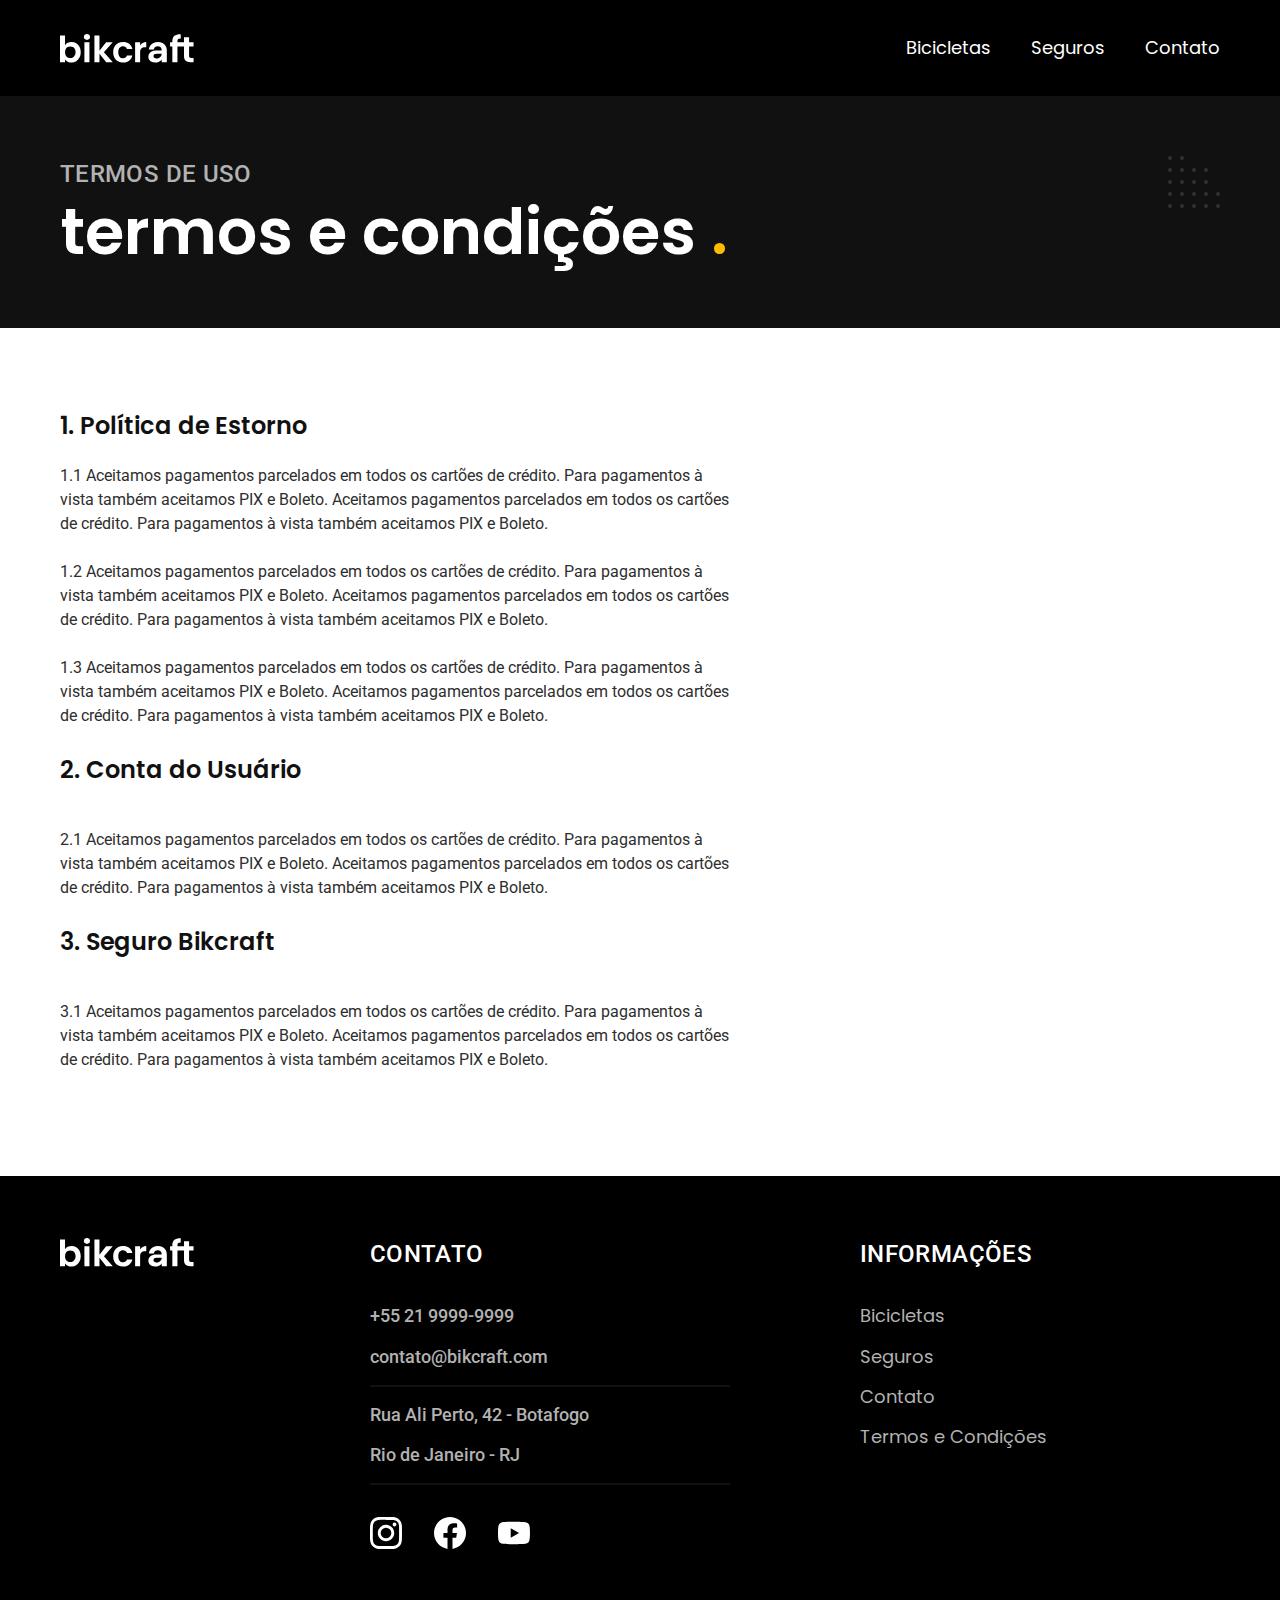
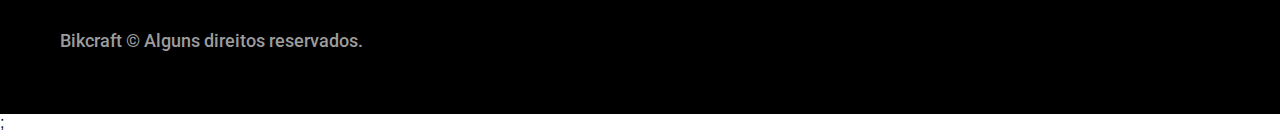
<file: termos.html>
<!DOCTYPE html>
<html lang="pt-br">

<head>
  <meta charset="UTF-8">
  <meta name="viewport" content="width=device-width, initial-scale=1.0">
  <meta name="description" content="Termos e condições.">
  <title>Termos e Condições | Bikcraft</title>
  <link rel="icon" href="./favicon.svg" type="image/svg+xml">
  <link rel="preload" href="./css/style.min.css" as="style">
  <link rel="stylesheet" href="./css/style.min.css">
  <link rel="preconnect" href="https://fonts.googleapis.com">
  <link rel="preconnect" href="https://fonts.gstatic.com" crossorigin>
  <link href="https://fonts.googleapis.com/css2?family=Merriweather:ital,wght@1,900&family=Poppins:wght@400;600&family=Roboto:wght@400;500&display=swap" rel="stylesheet">
  <script>document.documentElement.classList.add('js');</script>
</head>

<body id="termos">
  <header class="header-bg">
    <div class="header container">
      <a href="./">
        <img src="./img/bikcraft.svg" alt="bikcraft">
      </a>

      <nav aria-label="primaria">
        <ul class="header-menu font-1-m cor-0">
          <li><a href="./bicicletas.html">Bicicletas</a></li>
          <li><a href="./seguros.html">Seguros</a></li>
          <li><a href="./contato.html">Contato</a></li>
        </ul> <!--header-men  u-->
      </nav>
    </div> <!--header-->
  </header> <!--header-bg-->


  <main>
    <div class="titulo-bg">
      <div class="titulo container">
        <p class="font-2-l-b cor-5">termos de uso</p>
        <h1 class="font-1-xxl cor-0">termos e condições <span class="cor-p1">.</span></h1>

      </div><!--titulo container-->
    </div> <!--titulo-bg-->

    <div class="termos font-2-s cor-10 container">
      <h2 class="font-1-l-b cor-11"> 1. Política de Estorno </h2>
      <p>1.1 Aceitamos pagamentos parcelados em todos os cartões de crédito. Para pagamentos à vista também aceitamos PIX e Boleto. Aceitamos pagamentos parcelados em todos os cartões de crédito. Para pagamentos à vista também aceitamos PIX e Boleto.</p>

      <p>1.2 Aceitamos pagamentos parcelados em todos os cartões de crédito. Para pagamentos à vista também aceitamos PIX e Boleto. Aceitamos pagamentos parcelados em todos os cartões de crédito. Para pagamentos à vista também aceitamos PIX e Boleto.</p>

      <p>1.3 Aceitamos pagamentos parcelados em todos os cartões de crédito. Para pagamentos à vista também aceitamos PIX e Boleto. Aceitamos pagamentos parcelados em todos os cartões de crédito. Para pagamentos à vista também aceitamos PIX e Boleto.</p>

      <h2 class="font-1-l-b cor-11"> 2. Conta do Usuário </h2>
      <p>2.1 Aceitamos pagamentos parcelados em todos os cartões de crédito. Para pagamentos à vista também aceitamos PIX e Boleto. Aceitamos pagamentos parcelados em todos os cartões de crédito. Para pagamentos à vista também aceitamos PIX e Boleto.</p>

      <h2 class="font-1-l-b cor-11"> 3. Seguro Bikcraft </h2>
      <p>3.1 Aceitamos pagamentos parcelados em todos os cartões de crédito. Para pagamentos à vista também aceitamos PIX e Boleto. Aceitamos pagamentos parcelados em todos os cartões de crédito. Para pagamentos à vista também aceitamos PIX e Boleto.</p>

    </div>
  </main>

  <footer class="footer-bg">
    <div class="footer container">
      <img src="./img/bikcraft.svg" alt="">
      <div class="footer-contato">
        <h3 class="font-2-l-b cor-0">Contato</h3>
        <ul class="font-2-m cor-5">
          <li><a href="tel:+552199999999">+55 21 9999-9999</a></li>
          <li><a href="mailto:contato@bikcraft.com">contato@bikcraft.com</a></li>
          <li>Rua Ali Perto, 42 - Botafogo</li>
          <li>Rio de Janeiro - RJ</li>
        </ul>
        <div class="footer-redes">
          <a href="./">
            <img src="./img/redes/instagram.svg" alt="Instagram">
          </a>
          <a href="./">
            <img src="./img/redes/facebook.svg" alt="facebook.svg">
          </a>
          <a href="./">
            <img src="./img/redes/youtube.svg" alt="youtube.svg">
          </a>
        </div> <!--footer-redes-->
      </div><!--footer-contato-->
      <div class="footer-informacoes">
        <h3 class="font-2-l-b cor-0">Informações</h3>
        <nav>
          <ul class="font-1-m cor-5">
            <li><a href="./bicicletas.html">Bicicletas</a></li>
            <li><a href="./seguros.html">Seguros</a></li>
            <li><a href="./contato.html">Contato</a></li>
            <li><a href="./termos.html">Termos e Condições</a></li>
          </ul>
        </nav>
      </div> <!--footer-informacoes-->
      <p class="footer-copy font-2-m cor-6">Bikcraft © Alguns direitos reservados.</p>
    </div> <!--footer container-->
  </footer>
  <script src="./js/plugins/simple-anime.js"></script>;
  <script src="./js/script.js"></script>
</body>

</html>
</file>
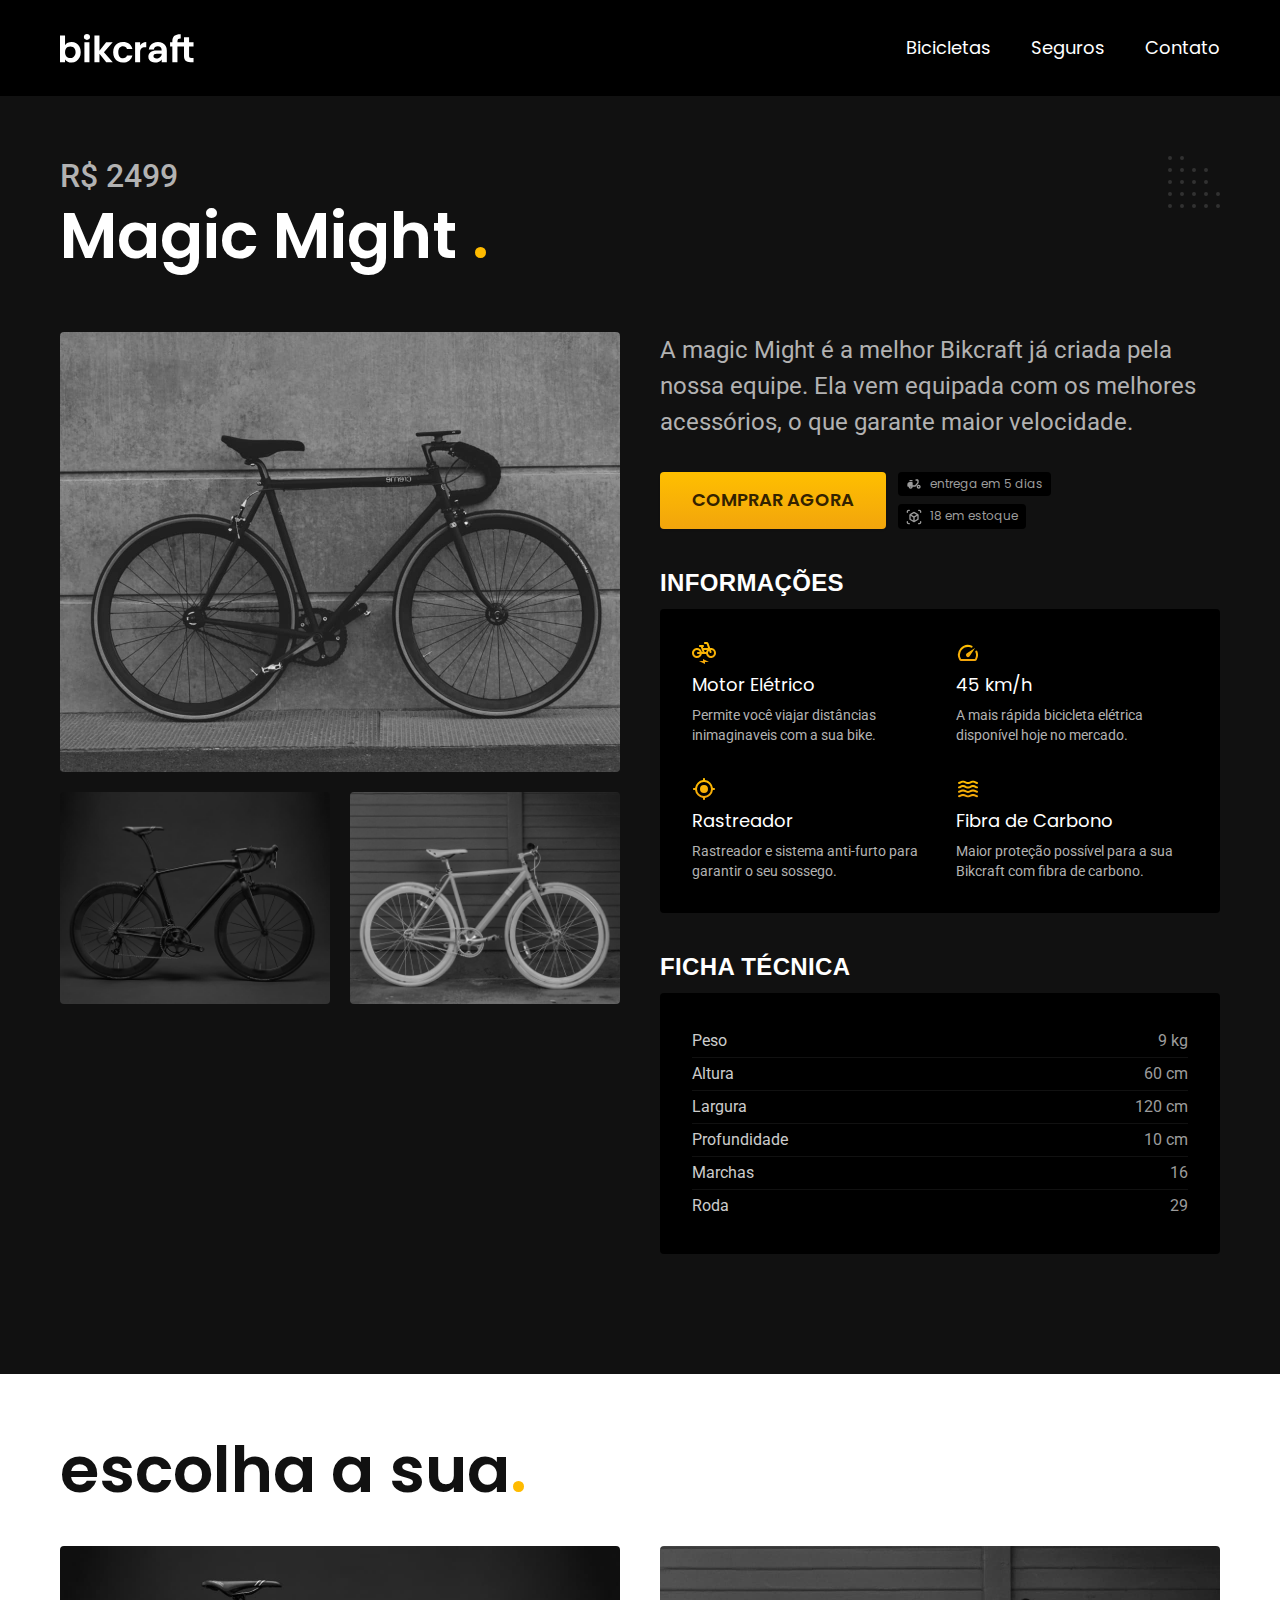
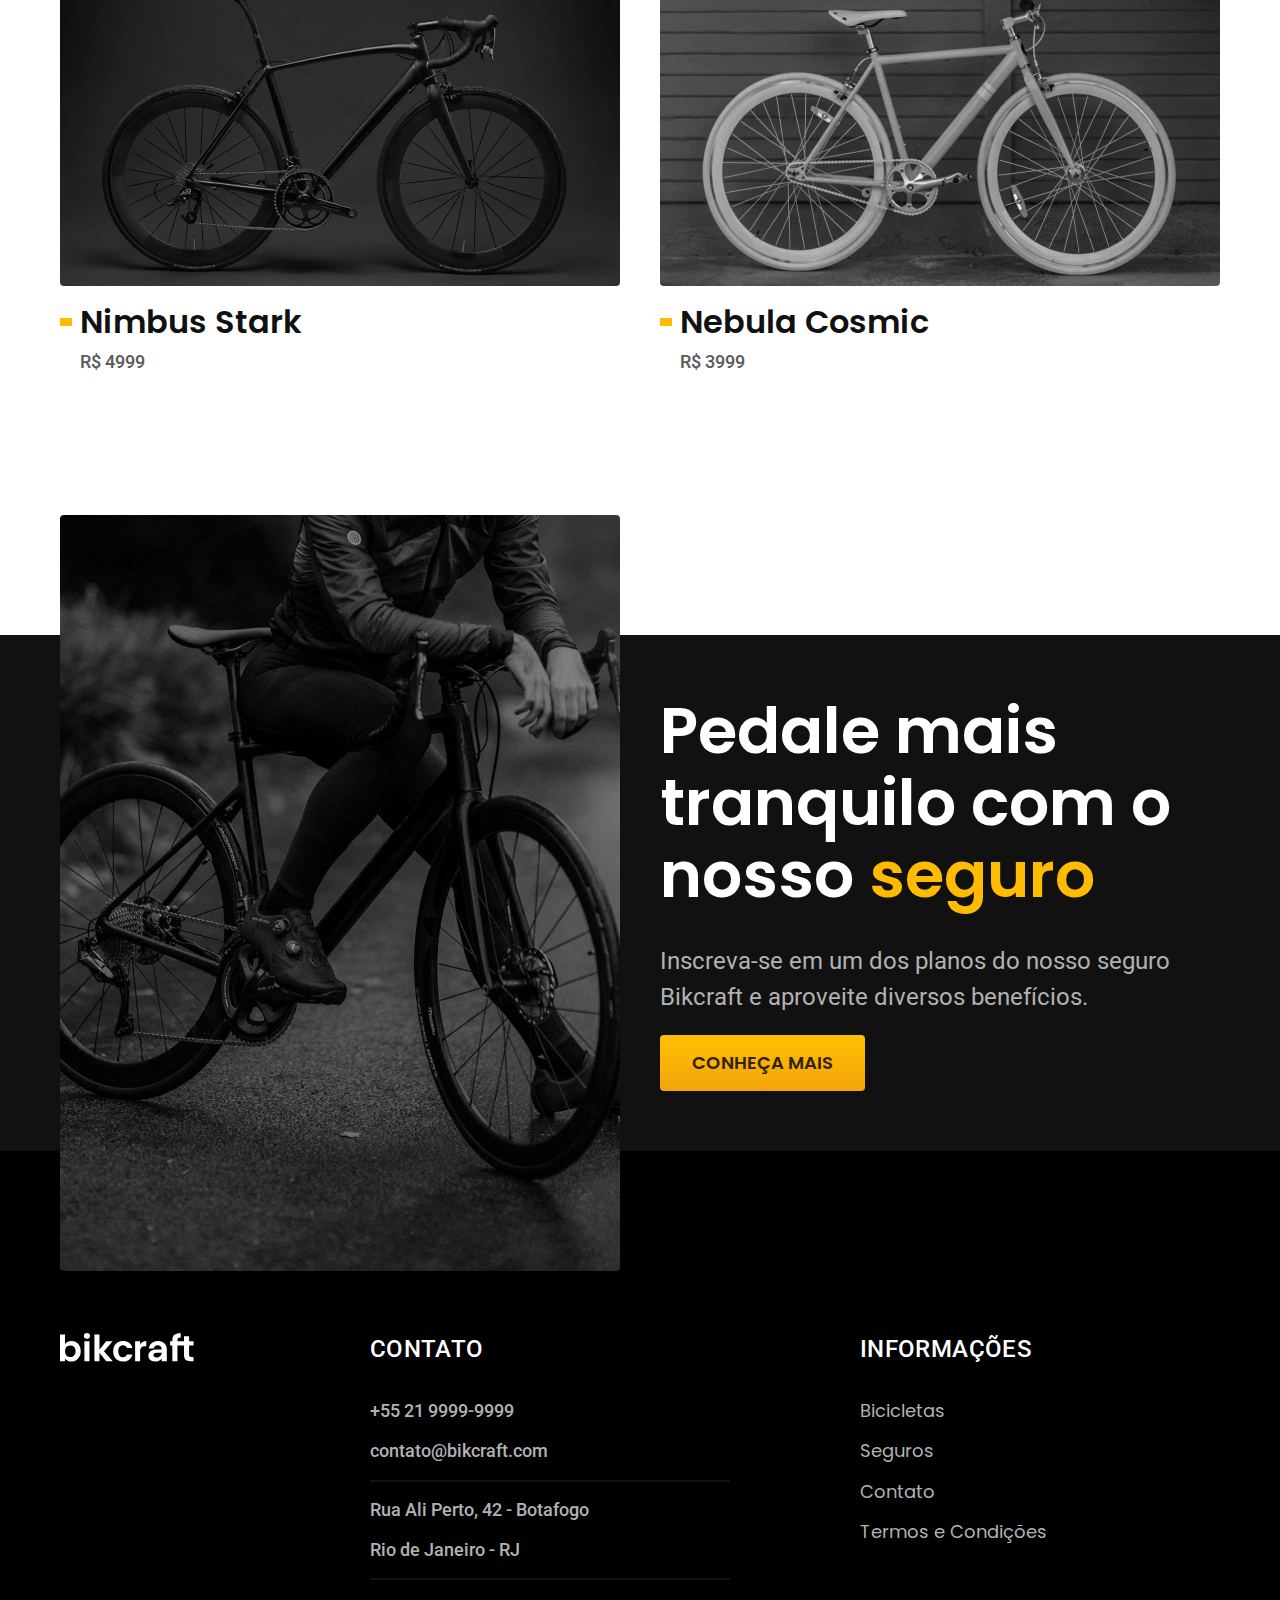
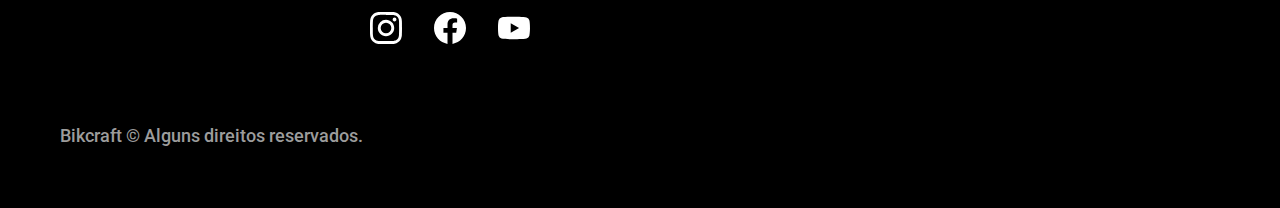
<file: bicicletas/magic.html>
<!DOCTYPE html>
<html lang="pt-br">

<head>
  <meta charset="UTF-8">
  <meta name="viewport" content="width=device-width, initial-scale=1.0">
  <meta name="description" content="Termos e condições.">
  <title>Magic | Bikcraft</title>
  <link rel="icon" href="../favicon.svg" type="image/svg+xml">
  <link rel="stylesheet" href="../css/style.min.css">
  <link rel="preconnect" href="https://fonts.googleapis.com">
  <link rel="preconnect" href="https://fonts.gstatic.com" crossorigin>
  <link href="https://fonts.googleapis.com/css2?family=Merriweather:ital,wght@1,900&family=Poppins:wght@400;600&family=Roboto:wght@400;500&display=swap" rel="stylesheet">
  <script>document.documentElement.classList.add('js');</script>
</head>

<body id="bicicleta">
  <header class="header-bg">
    <div class="header container">
      <a href="../">
        <img src="../img/bikcraft.svg" alt="bikcraft">
      </a>

      <nav aria-label="primaria">
        <ul class="header-menu font-1-m cor-0">
          <li><a href="../bicicletas.html">Bicicletas</a></li>
          <li><a href="../seguros.html">Seguros</a></li>
          <li><a href="../contato.html">Contato</a></li>
        </ul> <!--header-men  u-->
      </nav>
    </div> <!--header-->
  </header> <!--header-bg-->


  <main class="titulo-bg">
    <div>
      <div class="titulo container">
        <p class="font-2-xl cor-5">R$ 2499</p>
        <h1 class="font-1-xxl cor-0">Magic Might <span class="cor-p1">.</span></h1>
      </div><!--titulo container-->
    </div>

    <div class="bicicleta container">
      <div class="bicicleta-imagens">
        <img src="../img/bicicleta/nimbus2.jpg" alt="bicicleta 1">
        <img src="../img/bicicleta/nimbus1.jpg" alt="bicicleta 2">
        <img src="../img/bicicleta/nimbus3.jpg" alt="bicicleta 3">
      </div>
      <div class="bicicleta-conteudo">
        <p class="font-2-l cor-5">A magic Might é a melhor Bikcraft já criada pela nossa equipe. Ela vem equipada com os melhores acessórios, o que garante maior velocidade.</p>
        <div class="bicicleta-comprar">
          <a class="botao" href="../orcamento.html?tipo=bikcraft&produto=magic">Comprar Agora</a>
          <span class="font-1-xs cor-6"><img src="../img/icones/entrega.svg" alt="">entrega em 5 dias</span>
          <span class="font-1-xs cor-6"><img src="../img/icones/estoque.svg" alt="">18 em estoque</span>
        </div>

        <h2 class="fnot-1-xs cor-0">Informações</h2>
        <ul class="bicicleta-informacoes">
          <li>
            <img src="../img/icones/eletrica.svg" alt="">
            <h3 class="font-1-m cor-0">Motor Elétrico</h3>
            <p class="font-2-xs cor-5">Permite você viajar distâncias inimaginaveis com a sua bike. </p>
          </li>
          <li>
            <img src="../img/icones/velocidade.svg" alt="">
            <h3 class="font-1-m cor-0">45 km/h</h3>
            <p class="font-2-xs cor-5">A mais rápida bicicleta elétrica disponível hoje no mercado. </p>
          </li>
          <li>
            <img src="../img/icones/rastreador.svg" alt="">
            <h3 class="font-1-m cor-0">Rastreador</h3>
            <p class="font-2-xs cor-5">Rastreador e sistema anti-furto para garantir o seu sossego. </p>
          </li>
          <li>
            <img src="../img/icones/carbono.svg" alt="">
            <h3 class="font-1-m cor-0">Fibra de Carbono</h3>
            <p class="font-2-xs cor-5">Maior proteção possível para a sua Bikcraft com fibra de carbono. </p>
          </li>
        </ul>
        <h2 class="fnot-1-xs cor-0">Ficha Técnica</h2>
        <ul class="bicicleta-ficha font-2-s cor-4">
          <li> Peso <span>9 kg</span></li>
          <li> Altura <span>60 cm</span></li>
          <li> Largura <span>120 cm</span></li>
          <li> Profundidade <span>10 cm</span></li>
          <li> Marchas <span>16</span></li>
          <li> Roda <span>29</span></li>
        </ul>
      </div>
    </div>
    </div>
  </main> <!--titulo-bg-->

  <article class="bicicletas-lista container">
    <h2 class="font-1-xxl "> escolha a sua<span class="cor-p1">.</span> </h2>
    <ul>
      <li>
        <a href="./nimbus.html">
          <img src="../img/bicicletas/nimbus.jpg" alt="bicicleta preta">
          <h3 class="font-1-xl">Nimbus Stark</h3>
          <span class="font-2-m cor-8">R$ 4999</span>
        </a>
      </li>

      <li>
        <a href="./nebula.html">
          <img src="../img/bicicletas/nebula.jpg" alt="bicicleta preta">
          <h3 class="font-1-xl">Nebula Cosmic</h3>
          <span class="font-2-m cor-8">R$ 3999</span>
        </a>
      </li>
    </ul>

  </article> <!--Listas de bicicletas-->

  <article class="seguro-bg">
    <div class="seguro container">
      <div class="seguro-imagem">
        <img src="../img/fotos/seguros.jpg" alt="pessoa parada em cima de uma bicicleta">
      </div>
      <div class="seguro-conteudo">
        <h2 class="font-1-xxl cor-0">Pedale mais tranquilo com o nosso <span class="cor-p1">seguro</span></h2>
        <p class="font-2-l cor-5">Inscreva-se em um dos planos do nosso seguro Bikcraft e aproveite diversos benefícios.</p>
        <a class="botao" href="../seguros.html">Conheça Mais</a>
      </div>
    </div>

  </article>
  <footer class="footer-bg">
    <div class="footer container">
      <img src="../img/bikcraft.svg" alt="">
      <div class="footer-contato">
        <h3 class="font-2-l-b cor-0">Contato</h3>
        <ul class="font-2-m cor-5">
          <li><a href="tel:+552199999999">+55 21 9999-9999</a></li>
          <li><a href="mailto:contato@bikcraft.com">contato@bikcraft.com</a></li>
          <li>Rua Ali Perto, 42 - Botafogo</li>
          <li>Rio de Janeiro - RJ</li>
        </ul>
        <div class="footer-redes">
          <a href="../">
            <img src="../img/redes/instagram.svg" alt="Instagram">
          </a>
          <a href="../">
            <img src="../img/redes/facebook.svg" alt="facebook.svg">
          </a>
          <a href="../">
            <img src="../img/redes/youtube.svg" alt="youtube.svg">
          </a>
        </div> <!--footer-redes-->
      </div><!--footer-contato-->
      <div class="footer-informacoes">
        <h3 class="font-2-l-b cor-0">Informações</h3>
        <nav>
          <ul class="font-1-m cor-5">
            <li><a href="../bicicletas.html">Bicicletas</a></li>
            <li><a href="../seguros.html">Seguros</a></li>
            <li><a href="../contato.html">Contato</a></li>
            <li><a href="../termos.html">Termos e Condições</a></li>
          </ul>
        </nav>
      </div> <!--footer-informacoes-->
      <p class="footer-copy font-2-m cor-6">Bikcraft © Alguns direitos reservados.</p>
    </div> <!--footer container-->
  </footer>
  <script src="../js/script.js"></script>
</body>

</html>
</file>
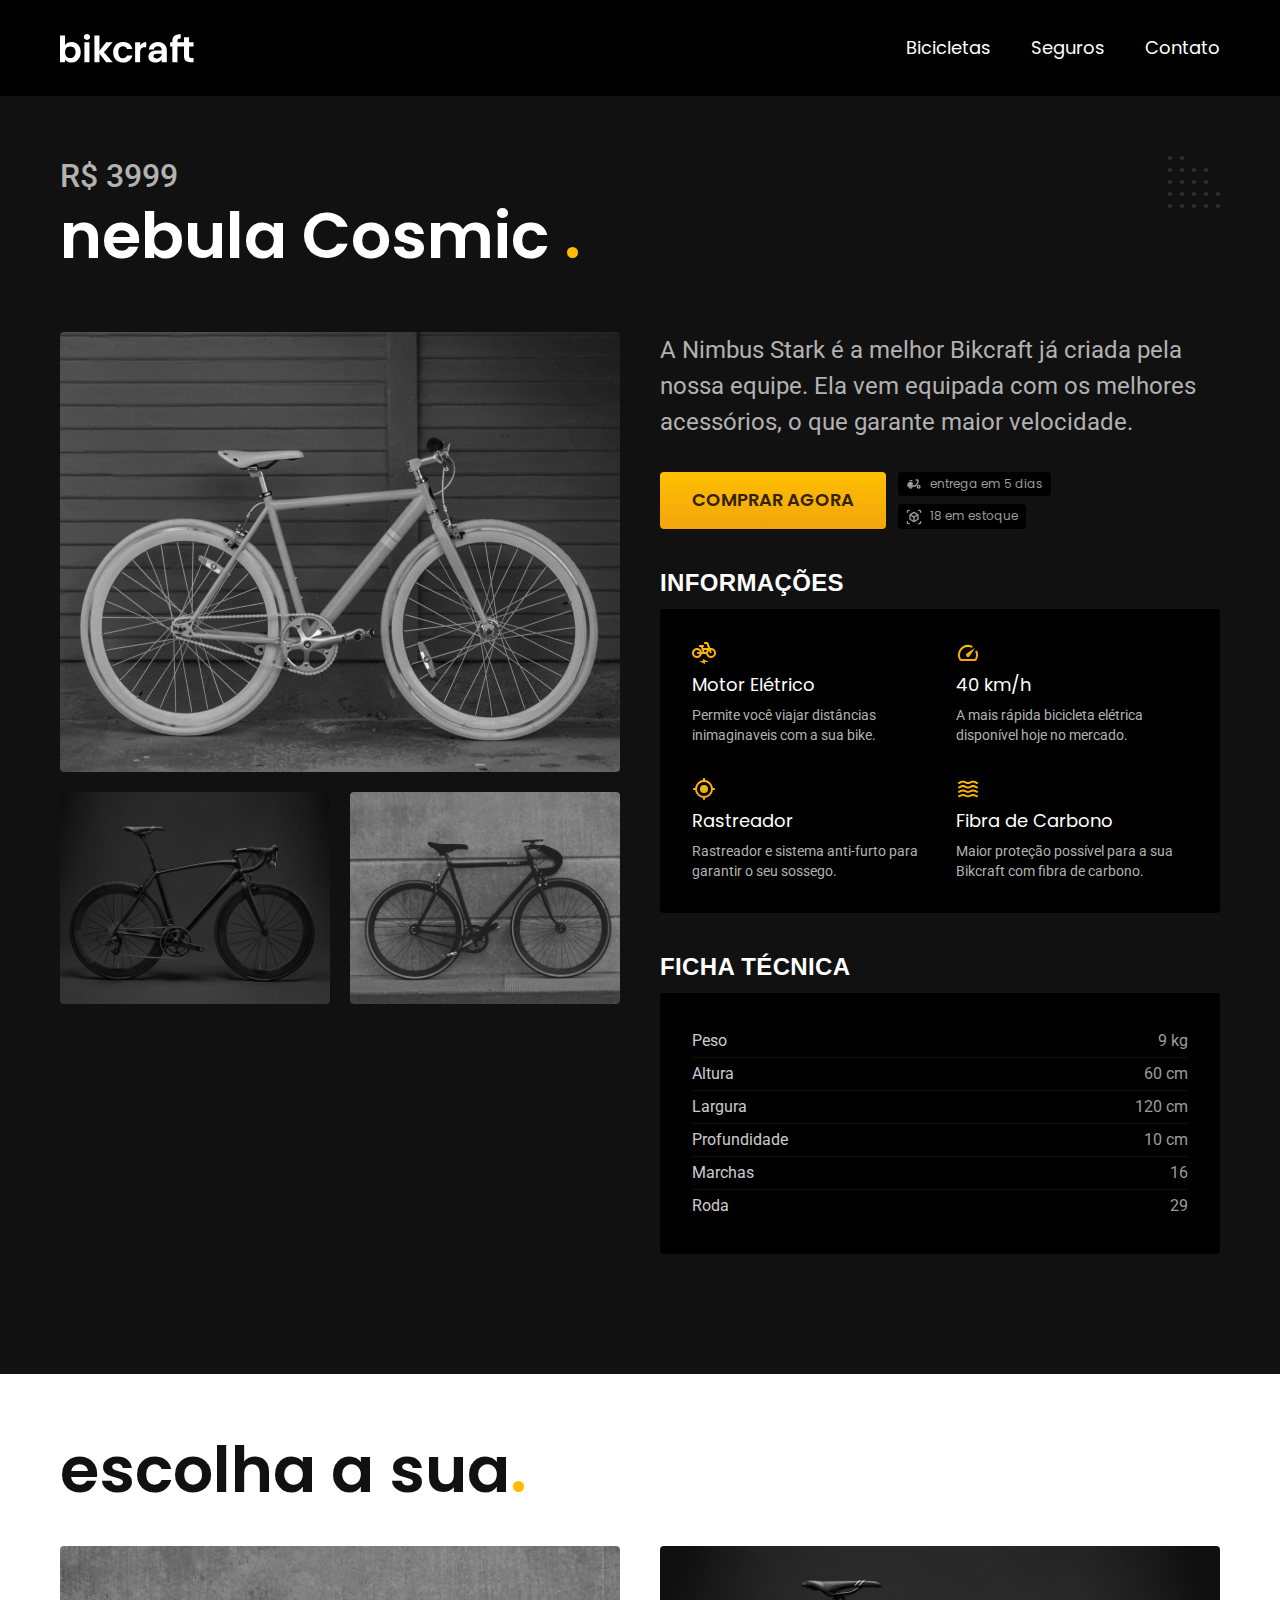
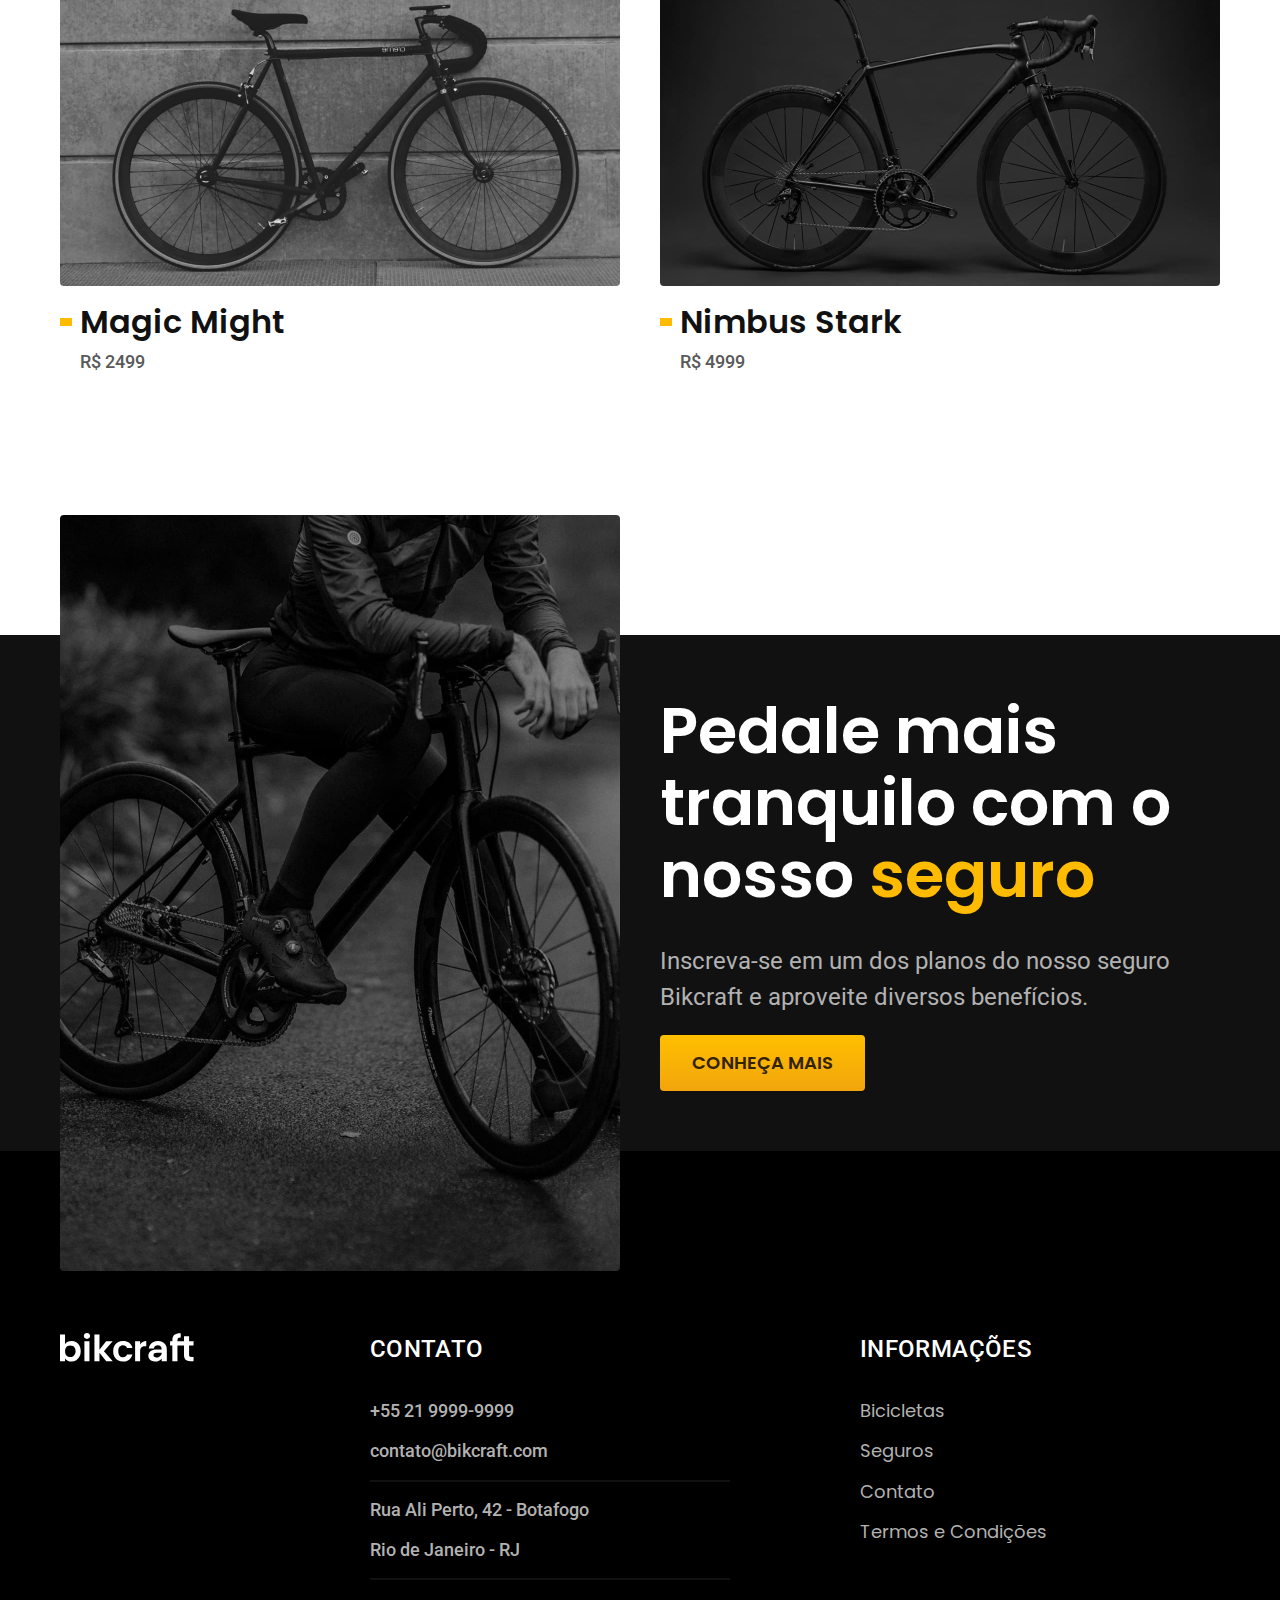
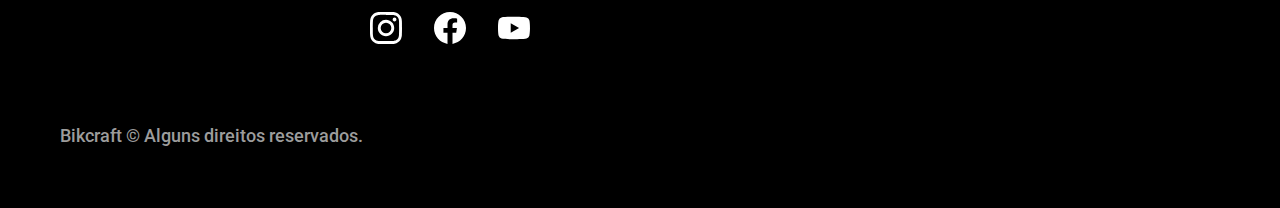
<file: bicicletas/nebula.html>
<!DOCTYPE html>
<html lang="pt-br">

<head>
  <meta charset="UTF-8">
  <meta name="viewport" content="width=device-width, initial-scale=1.0">
  <meta name="description" content="Termos e condições.">
  <title>Nebula | Bikcraft</title>
  <link rel="icon" href="../favicon.svg" type="image/svg+xml">
  <link rel="stylesheet" href="../css/style.min.css">
  <link rel="preconnect" href="https://fonts.googleapis.com">
  <link rel="preconnect" href="https://fonts.gstatic.com" crossorigin>
  <link href="https://fonts.googleapis.com/css2?family=Merriweather:ital,wght@1,900&family=Poppins:wght@400;600&family=Roboto:wght@400;500&display=swap" rel="stylesheet">
  <script>document.documentElement.classList.add('js');</script>
</head>

<body id="bicicleta">
  <header class="header-bg">
    <div class="header container">
      <a href="../">
        <img src="../img/bikcraft.svg" alt="bikcraft">
      </a>

      <nav aria-label="primaria">
        <ul class="header-menu font-1-m cor-0">
          <li><a href="../bicicletas.html">Bicicletas</a></li>
          <li><a href="../seguros.html">Seguros</a></li>
          <li><a href="../contato.html">Contato</a></li>
        </ul> <!--header-men  u-->
      </nav>
    </div> <!--header-->
  </header> <!--header-bg-->


  <main class="titulo-bg">
    <div>
      <div class="titulo container">
        <p class="font-2-xl cor-5">R$ 3999</p>
        <h1 class="font-1-xxl cor-0">nebula Cosmic <span class="cor-p1">.</span></h1>
      </div><!--titulo container-->
    </div>

    <div class="bicicleta container">
      <div class="bicicleta-imagens">
        <img src="../img/bicicleta/nimbus3.jpg" alt="bicicleta 1">
        <img src="../img/bicicleta/nimbus1.jpg" alt="bicicleta 2">
        <img src="../img/bicicleta/nimbus2.jpg" alt="bicicleta 3">
      </div>
      <div class="bicicleta-conteudo">
        <p class="font-2-l cor-5">A Nimbus Stark é a melhor Bikcraft já criada pela nossa equipe. Ela vem equipada com os melhores acessórios, o que garante maior velocidade.</p>
        <div class="bicicleta-comprar">
          <a class="botao" href="../orcamento.html?tipo=bikcraft&produto=nebula">Comprar Agora</a>
          <span class="font-1-xs cor-6"><img src="../img/icones/entrega.svg" alt="">entrega em 5 dias</span>
          <span class="font-1-xs cor-6"><img src="../img/icones/estoque.svg" alt="">18 em estoque</span>
        </div>

        <h2 class="fnot-1-xs cor-0">Informações</h2>
        <ul class="bicicleta-informacoes">
          <li>
            <img src="../img/icones/eletrica.svg" alt="">
            <h3 class="font-1-m cor-0">Motor Elétrico</h3>
            <p class="font-2-xs cor-5">Permite você viajar distâncias inimaginaveis com a sua bike. </p>
          </li>
          <li>
            <img src="../img/icones/velocidade.svg" alt="">
            <h3 class="font-1-m cor-0">40 km/h</h3>
            <p class="font-2-xs cor-5">A mais rápida bicicleta elétrica disponível hoje no mercado. </p>
          </li>
          <li>
            <img src="../img/icones/rastreador.svg" alt="">
            <h3 class="font-1-m cor-0">Rastreador</h3>
            <p class="font-2-xs cor-5">Rastreador e sistema anti-furto para garantir o seu sossego. </p>
          </li>
          <li>
            <img src="../img/icones/carbono.svg" alt="">
            <h3 class="font-1-m cor-0">Fibra de Carbono</h3>
            <p class="font-2-xs cor-5">Maior proteção possível para a sua Bikcraft com fibra de carbono. </p>
          </li>
        </ul>
        <h2 class="fnot-1-xs cor-0">Ficha Técnica</h2>
        <ul class="bicicleta-ficha font-2-s cor-4">
          <li> Peso <span>9 kg</span></li>
          <li> Altura <span>60 cm</span></li>
          <li> Largura <span>120 cm</span></li>
          <li> Profundidade <span>10 cm</span></li>
          <li> Marchas <span>16</span></li>
          <li> Roda <span>29</span></li>
        </ul>
      </div>
    </div>
    </div>
  </main> <!--titulo-bg-->

  <article class="bicicletas-lista container">
    <h2 class="font-1-xxl "> escolha a sua<span class="cor-p1">.</span> </h2>
    <ul>
      <li>
        <a href="./magic.html">
          <img src="../img/bicicletas/magic.jpg" alt="bicicleta preta">
          <h3 class="font-1-xl">Magic Might</h3>
          <span class="font-2-m cor-8">R$ 2499</span>
        </a>
      </li>

      <li>
        <a href="./nimbus.html">
          <img src="../img/bicicletas/nimbus.jpg" alt="bicicleta preta">
          <h3 class="font-1-xl">Nimbus Stark</h3>
          <span class="font-2-m cor-8">R$ 4999</span>
        </a>
      </li>
    </ul>

  </article> <!--Listas de bicicletas-->

  <article class="seguro-bg">
    <div class="seguro container">
      <div class="seguro-imagem">
        <img src="../img/fotos/seguros.jpg" alt="pessoa parada em cima de uma bicicleta">
      </div>
      <div class="seguro-conteudo">
        <h2 class="font-1-xxl cor-0">Pedale mais tranquilo com o nosso <span class="cor-p1">seguro</span></h2>
        <p class="font-2-l cor-5">Inscreva-se em um dos planos do nosso seguro Bikcraft e aproveite diversos benefícios.</p>
        <a class="botao" href="../seguros.html">Conheça Mais</a>
      </div>
    </div>

  </article>
  <footer class="footer-bg">
    <div class="footer container">
      <img src="../img/bikcraft.svg" alt="">
      <div class="footer-contato">
        <h3 class="font-2-l-b cor-0">Contato</h3>
        <ul class="font-2-m cor-5">
          <li><a href="tel:+552199999999">+55 21 9999-9999</a></li>
          <li><a href="mailto:contato@bikcraft.com">contato@bikcraft.com</a></li>
          <li>Rua Ali Perto, 42 - Botafogo</li>
          <li>Rio de Janeiro - RJ</li>
        </ul>
        <div class="footer-redes">
          <a href="../">
            <img src="../img/redes/instagram.svg" alt="Instagram">
          </a>
          <a href="../">
            <img src="../img/redes/facebook.svg" alt="facebook.svg">
          </a>
          <a href="../">
            <img src="../img/redes/youtube.svg" alt="youtube.svg">
          </a>
        </div> <!--footer-redes-->
      </div><!--footer-contato-->
      <div class="footer-informacoes">
        <h3 class="font-2-l-b cor-0">Informações</h3>
        <nav>
          <ul class="font-1-m cor-5">
            <li><a href="../bicicletas.html">Bicicletas</a></li>
            <li><a href="../seguros.html">Seguros</a></li>
            <li><a href="../contato.html">Contato</a></li>
            <li><a href="../termos.html">Termos e Condições</a></li>
          </ul>
        </nav>
      </div> <!--footer-informacoes-->
      <p class="footer-copy font-2-m cor-6">Bikcraft © Alguns direitos reservados.</p>
    </div> <!--footer container-->
  </footer>
  <script src="../js/script.js"></script>
</body>

</html>
</file>
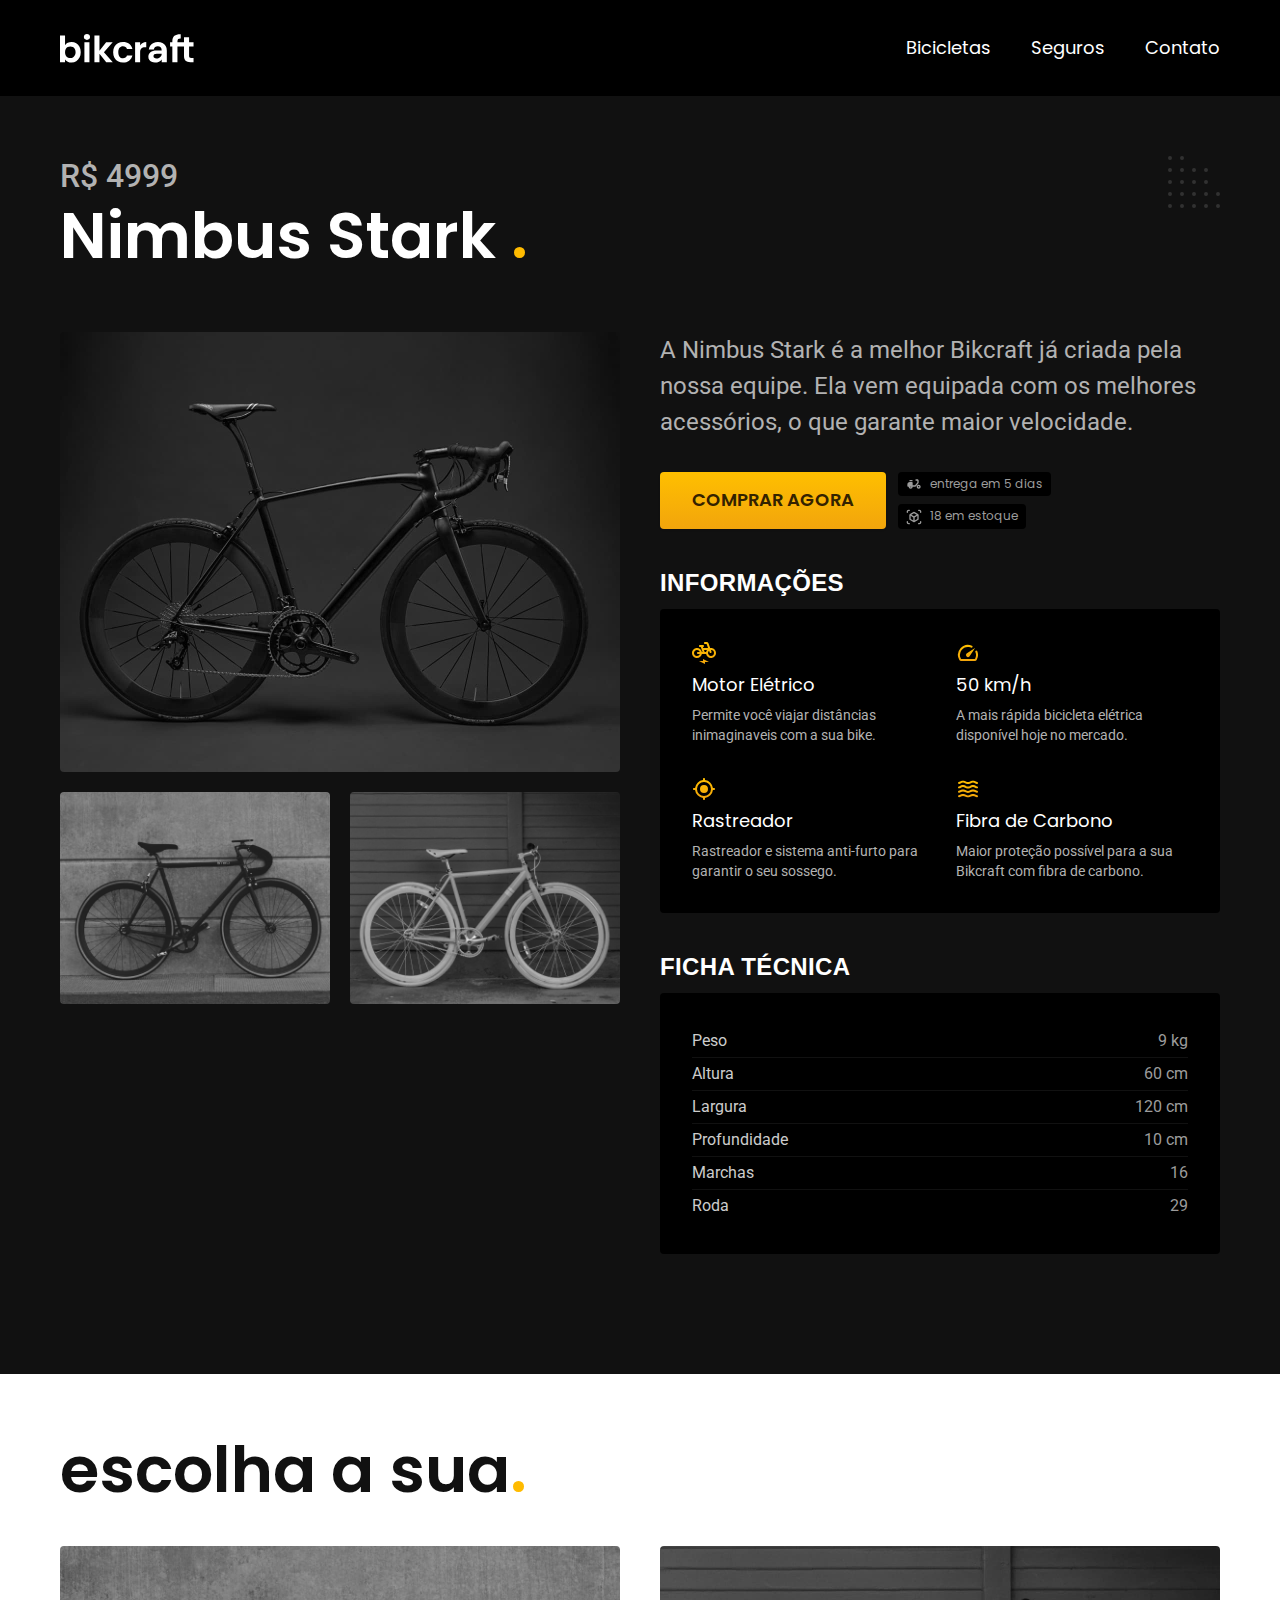
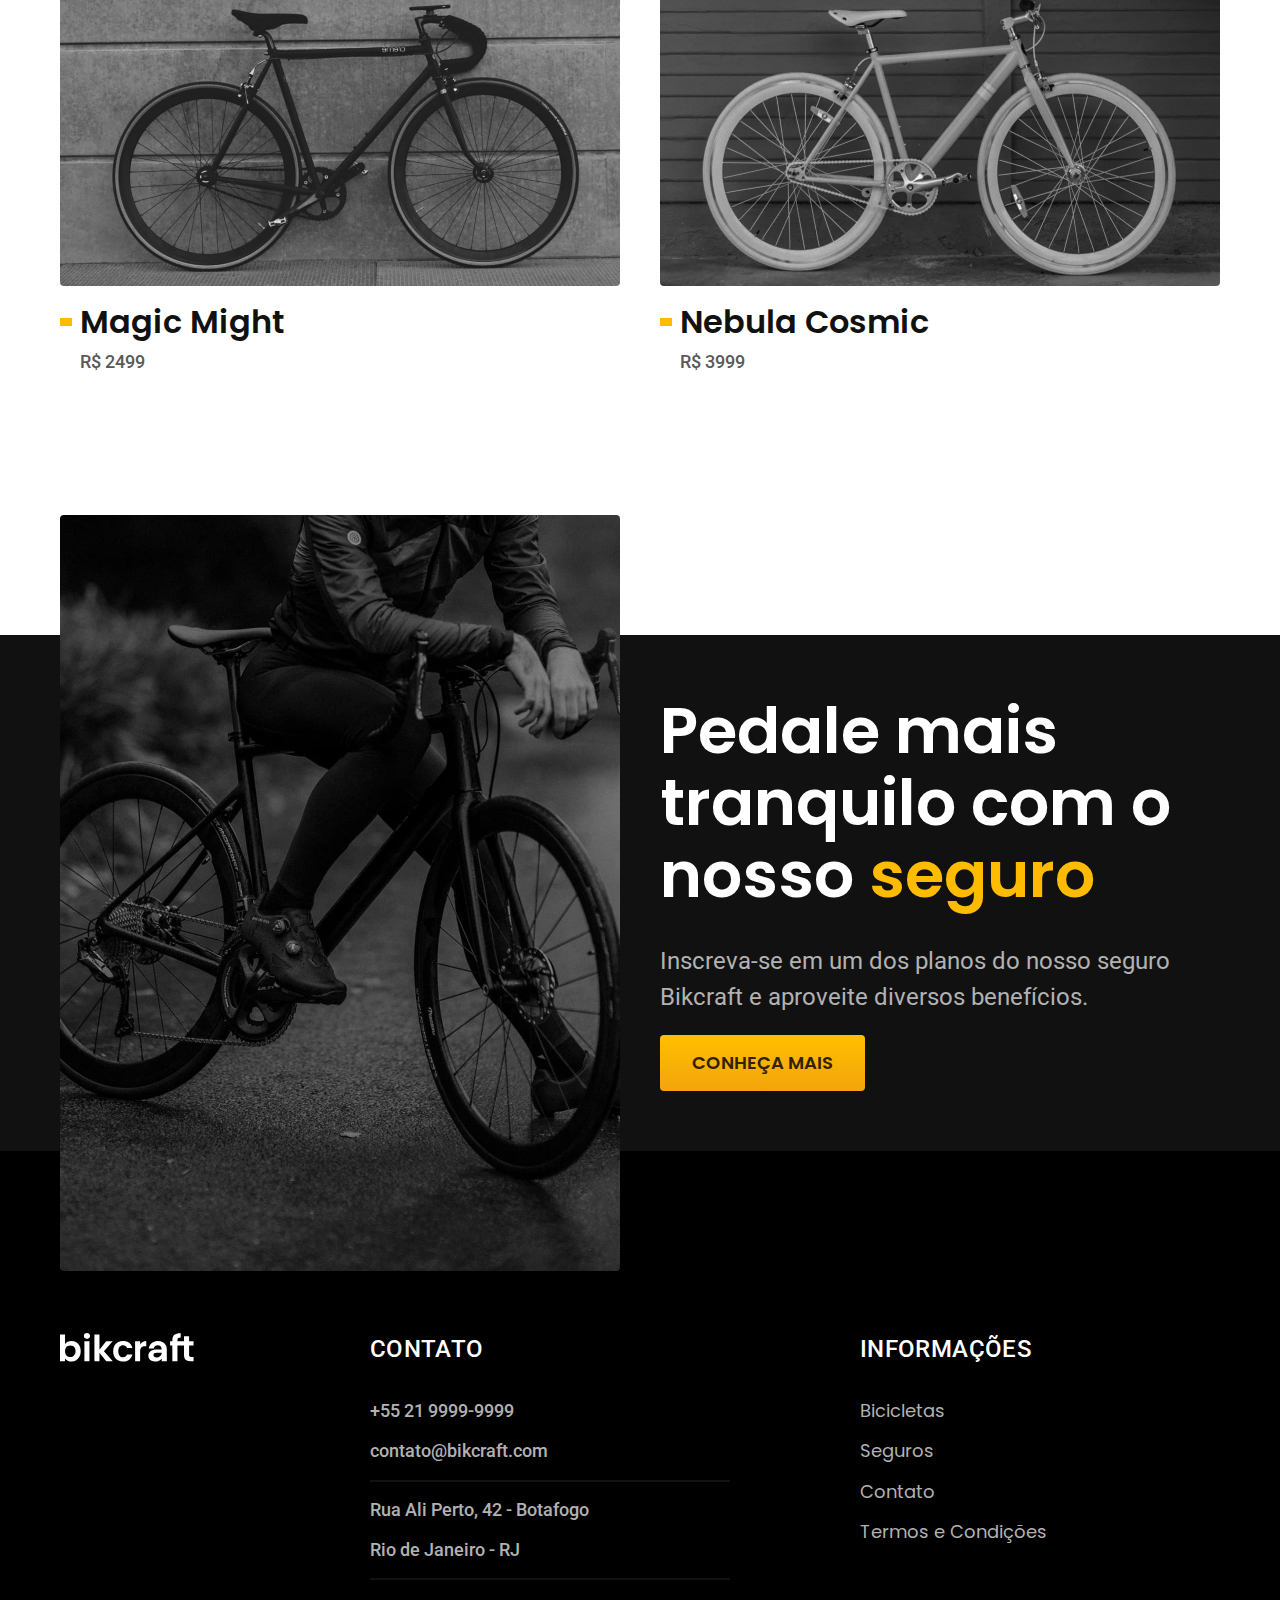
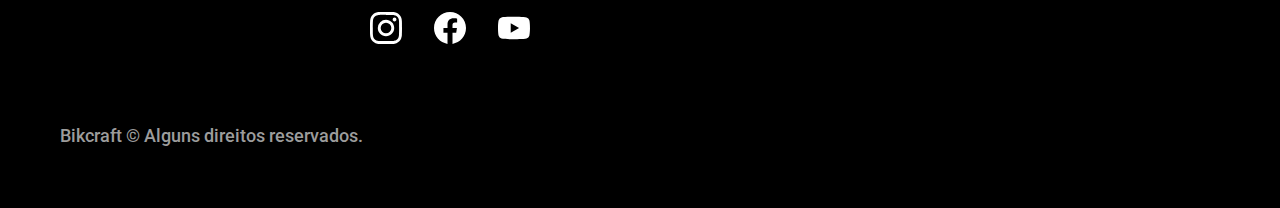
<file: bicicletas/nimbus.html>
<!DOCTYPE html>
<html lang="pt-br">

<head>
  <meta charset="UTF-8">
  <meta name="viewport" content="width=device-width, initial-scale=1.0">
  <meta name="description" content="Termos e condições.">
  <title>Nimbus | Bikcraft</title>
  <link rel="icon" href="../favicon.svg" type="image/svg+xml">
  <link rel="stylesheet" href="../css/style.min.css">
  <link rel="preconnect" href="https://fonts.googleapis.com">
  <link rel="preconnect" href="https://fonts.gstatic.com" crossorigin>
  <link href="https://fonts.googleapis.com/css2?family=Merriweather:ital,wght@1,900&family=Poppins:wght@400;600&family=Roboto:wght@400;500&display=swap" rel="stylesheet">
  <script>document.documentElement.classList.add('js');</script>
</head>

<body id="bicicleta">
  <header class="header-bg">
    <div class="header container">
      <a href="../">
        <img src="../img/bikcraft.svg" alt="bikcraft">
      </a>

      <nav aria-label="primaria">
        <ul class="header-menu font-1-m cor-0">
          <li><a href="../bicicletas.html">Bicicletas</a></li>
          <li><a href="../seguros.html">Seguros</a></li>
          <li><a href="../contato.html">Contato</a></li>
        </ul> <!--header-men  u-->
      </nav>
    </div> <!--header-->
  </header> <!--header-bg-->


  <main class="titulo-bg">
    <div>
      <div class="titulo container">
        <p class="font-2-xl cor-5">R$ 4999</p>
        <h1 class="font-1-xxl cor-0">Nimbus Stark <span class="cor-p1">.</span></h1>
      </div><!--titulo container-->
    </div>

    <div class="bicicleta container">
      <div class="bicicleta-imagens">
        <img src="../img/bicicleta/nimbus1.jpg" alt="bicicleta 1">
        <img src="../img/bicicleta/nimbus2.jpg" alt="bicicleta 2">
        <img src="../img/bicicleta/nimbus3.jpg" alt="bicicleta 3">
      </div>
      <div class="bicicleta-conteudo">
        <p class="font-2-l cor-5">A Nimbus Stark é a melhor Bikcraft já criada pela nossa equipe. Ela vem equipada com os melhores acessórios, o que garante maior velocidade.</p>
        <div class="bicicleta-comprar">
          <a class="botao" href="../orcamento.html?tipo=bikcraft&produto=nimbus">Comprar Agora</a>
          <span class="font-1-xs cor-6"><img src="../img/icones/entrega.svg" alt="">entrega em 5 dias</span>
          <span class="font-1-xs cor-6"><img src="../img/icones/estoque.svg" alt="">18 em estoque</span>
        </div>

        <h2 class="fnot-1-xs cor-0">Informações</h2>
        <ul class="bicicleta-informacoes">
          <li>
            <img src="../img/icones/eletrica.svg" alt="">
            <h3 class="font-1-m cor-0">Motor Elétrico</h3>
            <p class="font-2-xs cor-5">Permite você viajar distâncias inimaginaveis com a sua bike. </p>
          </li>
          <li>
            <img src="../img/icones/velocidade.svg" alt="">
            <h3 class="font-1-m cor-0">50 km/h</h3>
            <p class="font-2-xs cor-5">A mais rápida bicicleta elétrica disponível hoje no mercado. </p>
          </li>
          <li>
            <img src="../img/icones/rastreador.svg" alt="">
            <h3 class="font-1-m cor-0">Rastreador</h3>
            <p class="font-2-xs cor-5">Rastreador e sistema anti-furto para garantir o seu sossego. </p>
          </li>
          <li>
            <img src="../img/icones/carbono.svg" alt="">
            <h3 class="font-1-m cor-0">Fibra de Carbono</h3>
            <p class="font-2-xs cor-5">Maior proteção possível para a sua Bikcraft com fibra de carbono. </p>
          </li>
        </ul>
        <h2 class="fnot-1-xs cor-0">Ficha Técnica</h2>
        <ul class="bicicleta-ficha font-2-s cor-4">
          <li> Peso <span>9 kg</span></li>
          <li> Altura <span>60 cm</span></li>
          <li> Largura <span>120 cm</span></li>
          <li> Profundidade <span>10 cm</span></li>
          <li> Marchas <span>16</span></li>
          <li> Roda <span>29</span></li>
        </ul>
      </div>
    </div>
    </div>
  </main> <!--titulo-bg-->

  <article class="bicicletas-lista container">
    <h2 class="font-1-xxl "> escolha a sua<span class="cor-p1">.</span> </h2>
    <ul>
      <li>
        <a href="./magic.html">
          <img src="../img/bicicletas/magic.jpg" alt="bicicleta preta">
          <h3 class="font-1-xl">Magic Might</h3>
          <span class="font-2-m cor-8">R$ 2499</span>
        </a>
      </li>

      <li>
        <a href="./nebula.html">
          <img src="../img/bicicletas/nebula.jpg" alt="bicicleta preta">
          <h3 class="font-1-xl">Nebula Cosmic</h3>
          <span class="font-2-m cor-8">R$ 3999</span>
        </a>
      </li>
    </ul>

  </article> <!--Listas de bicicletas-->

  <article class="seguro-bg">
    <div class="seguro container">
      <div class="seguro-imagem">
        <img src="../img/fotos/seguros.jpg" alt="pessoa parada em cima de uma bicicleta">
      </div>
      <div class="seguro-conteudo">
        <h2 class="font-1-xxl cor-0">Pedale mais tranquilo com o nosso <span class="cor-p1">seguro</span></h2>
        <p class="font-2-l cor-5">Inscreva-se em um dos planos do nosso seguro Bikcraft e aproveite diversos benefícios.</p>
        <a class="botao" href="../seguros.html">Conheça Mais</a>
      </div>
    </div>

  </article>
  <footer class="footer-bg">
    <div class="footer container">
      <img src="../img/bikcraft.svg" alt="">
      <div class="footer-contato">
        <h3 class="font-2-l-b cor-0">Contato</h3>
        <ul class="font-2-m cor-5">
          <li><a href="tel:+552199999999">+55 21 9999-9999</a></li>
          <li><a href="mailto:contato@bikcraft.com">contato@bikcraft.com</a></li>
          <li>Rua Ali Perto, 42 - Botafogo</li>
          <li>Rio de Janeiro - RJ</li>
        </ul>
        <div class="footer-redes">
          <a href="../">
            <img src="../img/redes/instagram.svg" alt="Instagram">
          </a>
          <a href="../">
            <img src="../img/redes/facebook.svg" alt="facebook.svg">
          </a>
          <a href="../">
            <img src="../img/redes/youtube.svg" alt="youtube.svg">
          </a>
        </div> <!--footer-redes-->
      </div><!--footer-contato-->
      <div class="footer-informacoes">
        <h3 class="font-2-l-b cor-0">Informações</h3>
        <nav>
          <ul class="font-1-m cor-5">
            <li><a href="../bicicletas.html">Bicicletas</a></li>
            <li><a href="../seguros.html">Seguros</a></li>
            <li><a href="../contato.html">Contato</a></li>
            <li><a href="../termos.html">Termos e Condições</a></li>
          </ul>
        </nav>
      </div> <!--footer-informacoes-->
      <p class="footer-copy font-2-m cor-6">Bikcraft © Alguns direitos reservados.</p>
    </div> <!--footer container-->
  </footer>
  <script src="../js/script.js"></script>
</body>

</html>
</file>
<file: css/style.min.css>
body{margin:0;font-family:Arial,Helvetica,sans-serif;color:#111}blockquote,dd,h1,h2,h3,h4,p,ul{margin:0}ul{margin:0;padding:0;list-style:none}a{text-decoration:none;color:inherit}img{max-width:100%;display:block}img[src$=".jpg"]{border-radius:4px}.font-1-xs{font:400 0.75rem/1.35 poppins,sans-serif}.font-2-xs{font:400 0.875rem/1.43 Roboto,sans-serif}.font-1-s{font:400 1rem/1.5 Poppins,sans-serif}.font-2-s{font:400 1rem/1.5 Roboto,sans-serif}.font-1-m,.font-1-m-b{font:400 1.125rem/1.35 Poppins,sans-serif}.font-1-m-b{font-weight:600}.font-2-m{font:500 1.125rem/1.35 Roboto,sans-serif}.font-1-l{font:400 1.5rem/1.5 Poppins,sans-serif}.font-1-l-b{font:600 1.5rem/1.5 Poppins,sans-serif}.font-2-l,.font-2-l-b{font:400 1.5rem/1.5 Roboto,sans-serif}.font-2-l-b{font-weight:500;letter-spacing:.015em;text-transform:uppercase}.font-1-xl{font:600 2rem/1.25 Poppins,sans-serif}.font-2-xl{font:500 2rem/1.25 Roboto,sans-serif}.font-1-xxl{font:600 4rem/1.125 Poppins,sans-serif}@media (max-width:1200px){.font-1-xxl{font-size:3rem}.font-2-l,.font-2-l-b{font-size:1.125rem}}@media (max-width:800px){.font-1-xxl{font-size:2rem}.font-1-xl,.font-2-xl{font-size:1.5rem}}:root{--cor-0:#ffffff;--cor-1:#f7f7f7;--cor-2:#ededed;--cor-3:#dedede;--cor-4:#cccccc;--cor-5:#b2b2b2;--cor-6:#9c9c9c;--cor-7:#717171;--cor-8:#595959;--cor-9:#404040;--cor-10:#2e2e2e;--cor-11:#111111;--cor-12:#000000;--cor-p1:#ffbb00;--cor-p2:#e4a30b;--cor-p3:#a66f00;--cor-p4:#664400;--cor-p5:#332200}.cor-0{color:var(--cor-0)}.cor-1{color:var(--cor-1)}.cor-2{color:var(--cor-2)}.cor-3{color:var(--cor-3)}.cor-4{color:var(--cor-4)}.cor-5{color:var(--cor-5)}.cor-6{color:var(--cor-6)}.cor-7{color:var(--cor-7)}.cor-8{color:var(--cor-8)}.cor-9{color:var(--cor-9)}.cor-10{color:var(--cor-10)}.cor-11{color:var(--cor-11)}.cor-12{color:var(--cor-12)}.cor-p1{color:var(--cor-p1)}.cor-p2{color:var(--cor-p2)}.cor-p3{color:var(--cor-p3)}.cor-p4{color:var(--cor-p4)}.cor-p5{color:var(--cor-p5)}.js .fadeInDown{transform:translate3d(0,-20px,0)}.js .fadeInUp{transform:translate3d(0,20px,0)}.js .fadeInRight{transform:translate3d(20px,0,0)}.js .fadeInLeft{transform:translate3d(-20px,0,0)}.js [data-anime]{opacity:0}.js .anime{opacity:1;transform:none;transition:transform .8s,opacity .8s}.header-bg{background-color:var(--cor-12)}.header{display:flex;flex-wrap:wrap;gap:20px;justify-content:space-between;align-items:center;padding-top:20px;padding-bottom:20px}.header-menu{display:flex;flex-wrap:wrap;gap:40px}.header-menu a{padding:16px 0;display:inline-block;position:relative}.header-menu a::after{content:"";display:block;height:2px;width:0;background-color:var(--cor-0);margin-top:4px;transition:.3s;position:absolute}.header-menu a.ativo::after,.header-menu a:hover::after{width:100%}@media (max-width:800px){.header-menu{gap:20px}.header-menu a{background-color:var(--cor-11);padding:12px 16px;border-radius:4px}.header-menu a:hover{background-color:var(--cor-10)}.header a::after{display:none}}@media (max-width:600px){.header-menu{gap:12px}.header-menu a{padding:8px 12px;font-size:14px}}.kevin{display:block;margin-bottom:20px}.kevin{display:flex;align-self:center;margin-bottom:0}.footer-bg{background-color:var(--cor-12)}.footer{display:grid;grid-template-columns:3fr 5fr 4fr;gap:40px;padding-top:60px;padding-bottom:60px}.footer h3{margin-bottom:32px}.footer-contato ul{margin-bottom:32px}.footer-contato li:nth-child(2n):after{content:"";display:block;max-width:360px;height:2px;background:var(--cor-11);margin-top:16px}.footer li{margin-bottom:16px}.footer-redes{display:flex;gap:32px}.footer a:hover{color:var(--cor-0)}.footer-copy{grid-column:1/-1;margin-top:40px}@media (max-width:800px){.footer>img{display:none}.footer{grid-template-columns:1fr 1fr}}@media (max-width:600px){.footer{grid-template-columns:1fr;gap:60px}.footer-copy{margin-top:0}}.container{box-sizing:border-box;max-width:1200px;padding-left:20px;padding-right:20px;margin-left:auto;margin-right:auto}.botao{display:inline-block;padding:16px 32px;background:linear-gradient(#ffbf00,#f2a50c);border-radius:4px;box-shadow:0 1px 2px rgba(0,0,0,.1);text-transform:uppercase;color:var(--cor-p5);font:600 1.125rem/1.35 Poppins,sans-serif;max-width:max-content;border:none;cursor:pointer}.botao:hover{background:linear-gradient(#ffb60d,#e59317)}.botao.secundario{background:var(--cor-10);color:var(--cor-2)}.botao.secundario:hover{background:var(--cor-9)}.botao.seta{font-display:flex;align-items:center}.botao.seta::after{content:"";display:inline-block;width:18px;height:10px;margin-left:12px;background:url("../img/icones/seta.svg");transition:transform .2s}.botao.seta:hover::after{transform:translateX(4px)}@media (max-width:600px){.botao{padding:12px 16px;font-size:1rem}}.link{display:inline-block;color:var(--cor-p1);font:500 1.5rem/1.5 Poppins,sans serif;text-transform:uppercase}.link:after{content:"";display:block;width:100%;height:4px;background-color:currentColor}.link:hover{color:var(--cor-0)}.titulo-bg{padding-top:60px;padding-bottom:60px;background:var(--cor-11)}.titulo{background:url("../img/dec/top-right.svg") no-repeat top right 20px}.titulo p{margin-bottom:4px}@media (max-width:800px){.titulo-bg{padding-top:40px;padding-bottom:40px}.titulo p{font-size:1rem;text-transform:lowercase;font-weight:400}}.form{display:grid;grid-template-columns:1fr 1fr;gap:20px}.form label{display:block;font:400 1rem/1.5 Poppins,sans-serif;margin-bottom:4px}.col-2{grid-column:span 2}.form input[type=email],.form input[type=text],.form textarea{font:400 1rem/1.5 Poppins,sans-serif;background:var(--cor-1);border:1px solid var(--cor-2);padding:12px;border-radius:4px;width:100%;box-sizing:border-box}.form input[type=email]:focus,.form input[type=text]:focus,.form textarea:focus{outline:0;border-color:var(--cor-p1);background:var(cor-0);box-shadow:0 0 0 2px #fea}@media (max-width:600px){.form{grid-template-columns:1fr}.form .col-2{grid-column:1}}.introducao-bg{background:var(--cor-12) url("../img/dec/bottom-left.svg") no-repeat bottom 160px left 40px;box-shadow:inset 0 -120px var(--cor-0)}.introducao{display:grid;grid-template-columns:1fr 1fr;gap:0 40px}.introducao img{width:100%;height:100%;object-fit:cover;border-radius:4px}.introducao-conteudo{align-self:end;padding-bottom:200px}.introducao h1{margin-bottom:32px}.introducao p{margin-bottom:20px}@media (max-width:800px){.introducao-bg{background-color:var(--cor-11);padding-top:40px;box-shadow:inset 0 -60px #fff}.introducao{grid-template-columns:1fr;gap:32px}.introducao-conteudo{padding-bottom:0}.introducao h1{margin-bottom:16px}.introducao img{height:300px;width:100%}}.tecnologia-bg{background-color:var(--cor-11);box-shadow:inset 0 80px var(--cor-0);box-shadow:inset 0 80px var(--cor-0),inset 0 -80px var(--cor-0)}.tecnologia{display:grid;grid-template-columns:1fr 1fr}.tecnologia-imagem img{width:100%;height:100%;object-fit:cover;object-position:left}.tecnologia-conteudo{padding-top:160px;padding-bottom:160px}.tecnologia-conteudo>span{margin-bottom:20px;display:block}.tecnologia-conteudo h2{margin-bottom:32px}.tecnologia-conteudo>p{margin-bottom:20px}.tecnologia-conteudo a{margin-bottom:80px}.tecnologia-vantagens{display:flex;gap:40px}.tecnologia-vantagens h3{margin-bottom:8px;width:max-content}.tecnologia-vantagens img{width:24px;margin-bottom:8px}@media (max-width:800px){.tecnologia-bg{box-shadow:initial}.tecnologia{grid-template-columns:1fr}.tecnologia-conteudo{padding-top:60px;padding-bottom:60px}.tecnologia-imagem{display:none}.tecnologia a{margin-bottom:60px}}@media (max-width:600px){.tecnologia-vantagens{flex-direction:column}}.parceiros{padding-top:60px;padding-bottom:120px}.parceiros h2{margin-bottom:60px}.parceiros ul{padding:0 20px;max-width:1400px;display:grid;grid-template-columns:repeat(4,1fr);margin:0 auto}.parceiros li{display:flex;padding:32px;border-left:2px solid var(--cor-2)}.parceiros li:nth-child(n+5){border-top:2px solid var(--cor-2)}.parceiros img{margin:auto}.parceiros li:first-child,.parceiros li:nth-child(5){border-left:none}@media (max-width:800px){.parceiros{padding-bottom:60px}.parceiros li{padding:20px}.parceiros h2{margin-bottom:20px}.parceiros ul{grid-template-columns:repeat(2,1fr)}.parceiros li:nth-child(n+3){border-top:2px solid var(--cor-2)}.parceiros li:nth-child(odd){border-left:none}}.depoimento{display:grid;grid-template-columns:1fr 1fr;background-color:var(--cor-p1);overflow:hidden}.depoimento img{width:100%;height:100%;border-radius:0;object-fit:cover}.depoimento-conteudo{padding:40px 40px 80px 80px;align-self:end;background:url("../img/dec/bottom-right-p.svg") no-repeat bottom 40px right 40px}.depoimento-conteudo p{max-width:32ch;font-family:Merriweather,serif;font-style:italic;font-weight:900;margin-bottom:32px;position:relative}.depoimento p::after,.depoimento p::before{font-size:5rem;color:var(--cor-p2);position:absolute}.depoimento p::before{content:"“";left:-50px;top:-20px}.depoimento p::after{content:"”"}@media (min-width:1200px){.depoimento img{max-height:520px}}@media (max-width:800px){.depoimento{grid-template-columns:1fr;text-align:center}.depoimento img{max-height:200px}.depoimento-conteudo{padding:40px 20px;justify-self:center}}.bicicletas-lista{padding-top:60px;padding-bottom:120px}.bicicletas-lista h2{margin-bottom:40px}.bicicletas-lista ul{display:flex;gap:40px;padding:0 20px 20px 20px;max-width:1400px;margin-left:auto;margin-right:auto;overflow-x:auto}#bicicleta .bicicletas-lista ul{padding:0 0 20px 0}.bicicletas-lista li{flex:1;min-width:280px}.bicicletas-lista a{display:block}.bicicletas-lista img{margin-bottom:16px}.bicicletas-lista h3{margin-bottom:8px;display:flex;align-items:center}.bicicletas-lista h3::before{content:"";display:inline-block;background-color:var(--cor-p1);width:12px;height:8px;margin-right:8px;transition:width .2s}.bicicletas-lista a:hover h3::before{width:24px}.bicicletas-lista li span{padding-left:20px}@media (max-width:800px){.bicicletas-lista{padding-bottom:60px}.bicicletas-lista ul{gap:20px}}.bicicletas-bg{background:linear-gradient(to right,var(--cor-0) 30%,var(--cor-11) 0)}.bicicletas{display:grid;grid-template-columns:1fr 1fr;gap:40px;padding-top:60px;padding-bottom:60px;background:url("../img/dec/top-right.svg") no-repeat top 40px right 20px}.bicicletas-imagem{display:grid}.bicicletas-imagem img{grid-area:1/1}.bicicletas-imagem span{grid-area:1/1;place-self:start end;margin-top:20px;background-color:var(--cor-12);display:inline-block;padding:8px 16px 8px 8px;border-radius:4px 0 0 4px}.bicicletas-conteudo{display:grid;grid-template-columns:1fr auto;align-content:start;align-content:start}.bicicletas-conteudo h2,.bicicletas-conteudo p{grid-column:1/-1}.bicicletas-conteudo h2{margin-bottom:20px}.bicicletas-conteudo h2::before{content:"";display:block;width:12px;height:8px;background-color:var(--cor-p1);margin-bottom:8px}.bicicletas-conteudo p{margin-bottom:8px}.bicicletas-conteudo a{place-self:end}.bicicletas-conteudo li{display:flex;align-items:center}.bicicletas-conteudo li+li{margin-top:16px}.bicicletas-conteudo img{width:24px;margin-right:8px}@media (max-width:800px){.bicicletas-bg{background:var(--cor-11)}.bicicletas{grid-template-columns:1fr;gap:20px;padding-top:40px;padding-bottom:40px}}@media (max-width:600px){.bicicletas-conteudo{grid-template-columns:1fr}.bicicletas ul{font-size:1rem;grid-template-columns:1fr 1fr;margin-bottom:32px}.bicicletas a{place-self:start}}.bicicleta{display:grid;grid-template-columns:1fr 1fr;align-items:start;gap:40px;padding-top:60px;padding-bottom:60px}#bicicleta .titulo p{text-transform:uppercase}.bicicleta-imagens{display:flex;flex-wrap:wrap;gap:20px}.bicicleta-imagens img{flex:1;min-width:200px}.bicicleta-imagens img:first-child{min-width:100%}.bicicleta-conteudo>p{margin-bottom:32px}.bicicleta-comprar{display:grid;grid-template-columns:max-content auto;align-items:center;justify-items:start;gap:8px 12px;margin-bottom:40px}.bicicleta-comprar a{grid-row:span 2}.bicicleta-comprar span{display:flex;align-items:center;background-color:var(--cor-12);gap:8px;padding:4px 8px;border-radius:4px}.bicicleta-conteudo h2{text-transform:uppercase;letter-spacing:.015em;margin-bottom:12px}.bicicleta-ficha,.bicicleta-informacoes{padding:32px;background-color:var(--cor-12);border-radius:4px}.bicicleta-informacoes{margin-bottom:40px;display:grid;grid-template-columns:1fr 1fr;gap:32px}.bicicleta-informacoes img{width:24px;margin-bottom:8px}.bicicleta-informacoes h3{margin-bottom:8px}.bicicleta-ficha li{padding:4px 0;display:flex;justify-content:space-between;border-bottom:1px solid var(--cor-11)}.bicicleta-ficha li:last-child{border-bottom:none}.bicicleta-ficha span{color:var(--cor-6)}@media (max-width:800px){.bicicleta{grid-template-columns:1fr;padding-top:40px;padding-bottom:40px}.bicicleta-imagens{grid-row:2}}@media (max-width:400px){.bicicleta-informacoes{grid-template-columns:1fr}.bicicleta-comprar{grid-template-columns:1fr}}.seguro-bg{background-color:var(--cor-11);box-shadow:inset 0 120px var(--cor-0),inset 0 -120px var(--cor-12)}.seguro{display:grid;grid-template-columns:1fr 1fr;gap:40px}.seguro-imagem img{width:100%;height:100%;object-fit:cover}.seguro-conteudo{padding-top:180px;padding-bottom:180px}.seguro-conteudo h2{margin-bottom:32px}.seguro-conteudo p{margin-bottom:20px}@media (max-width:800px){.seguro-bg{box-shadow:inset 0 -60px var(--cor-12)}.seguro{grid-template-columns:1fr}.seguro-imagem{height:300px}.seguro-conteudo{grid-row:1;padding-top:40px;padding-bottom:0}}.seguros-bg{background-color:var(--cor-11)}.seguros{padding-top:60px;padding-bottom:60px;display:grid;grid-template-columns:1fr 1fr;gap:40px;align-items:center}#seguros .seguros{padding-top:0}.seguros h2{grid-column:1/-1}.seguros-item{background-color:var(--cor-12);padding:32px 32px 32px 60px;display:grid;grid-template-columns:1fr auto;border-radius:4px}.seguros-item h3{margin-bottom:40px}.seguros-item span{grid-column:2;display:block;text-align:right}.seguros-item ul{grid-column:1/-1;margin-bottom:32px}.seguros-item li{display:flex;align-items:center;position:relative}.seguros-item li+li{margin-top:20px}.seguros-item li::before{content:"";display:inline-block;width:13px;height:9px;background-image:url("../img/icones/lista.svg");position:absolute;left:-21px}.seguros-item a{grid-column:1/-1}@media (max-width:800px){.seguros{grid-template-columns:1fr}}.vantagens-bg{background-color:var(--cor-12)}.vantagens{padding-top:120px;padding-bottom:120px}.vantagens h2{margin-bottom:60px}.vantagens ul{display:grid;grid-template-columns:repeat(auto-fit,minmax(280px,max-content));gap:40px 80px}.vantagens h3,.vantagens img{margin-bottom:8px}@media (max-width:800px){.vantagens{padding-top:60px;padding-bottom:60px}.vantagens h2{margin-bottom:40px}.vantagens ul{gap:20px}}.perguntas{padding-top:120px;padding-bottom:120px}.perguntas h2{margin-bottom:60px}.perguntas dl>div{padding:20px;border-radius:4px;display:grid;grid-template-columns:2}.perguntas dl>div:nth-child(odd){background-color:var(--cor-1)}.perguntas button{display:grid;grid-template-columns:auto 1fr auto;align-items:center;gap:8px;cursor:pointer;border:none;background:0 0;width:100%;text-align:left}.perguntas button::before{content:"";display:inline-block;width:12px;height:8px;background:var(--cor-p1)}.perguntas button::after{content:"";display:inline-block;width:14px;height:6px;background:url("../img/icones/seta-abrir.svg");transition:.3s}.perguntas button:hover::after,.perguntas button[aria-expanded=true]::after{transform:rotate(180deg)}.js .perguntas dd{display:none}.js .perguntas dd.ativa{display:block}.perguntas dd{padding-left:20px;padding-top:16px;max-width:80ch}@media (max-width:800px){.perguntas{padding:60px 0}.perguntas h3{margin-bottom:40px}}#orcamento{background:linear-gradient(var(--cor-11) 600px,var(--cor-1) 0)}.orcamento{display:grid;grid-template-columns:5fr 7fr;padding-bottom:120px}.orcamento h2{text-transform:uppercase;position:relative;display:flex;align-items:center}.orcamento h2::before{content:"";display:inline-block;width:4px;height:8px;background-color:var(--cor-p1);position:absolute;left:-12px}.orcamento-dados,.orcamento-produto{padding:60px;box-shadow:0 1px 2px rgba(0,0,0,.1)}.orcamento-produto{border-radius:5px 0 0 5px;background:var(--cor-12) url("../img/dec/bottom-left.svg") no-repeat bottom 20px left 20px;display:grid;grid-template-columns:1fr 1fr;align-content:start;gap:20px}.orcamento-produto>*{grid-column:1/-1}.orcamento-produto>label{grid-column:initial}.orcamento-produto label{font:400 1rem/1.5 poppins,sans serif;color:var(--cor-4);background-color:var(--cor-10);display:block;padding:12px 16px;border-radius:4px;cursor:pointer;display:grid;grid-template-columns:auto 1fr auto;align-items:center;border:1px solid var(--cor-10)}.orcamento-produto label::before{content:"";display:inline-block;box-sizing:border-box;width:12px;height:12px;border:1px solid var(--cor-6);border-radius:50%;margin-right:8px}.orcamento-produto input:checked+label::before{border-color:var(--cor-7);box-shadow:inset 0 0 0 3px var(--cor-0),inset 0 0 0 6px var(--cor-7)}.orcamento-produto label:hover{background-color:var(--cor-9);border-color:var(--cor-9)}.orcamento-produto input:focus+label:hover{box-shadow:0 0 0 2px var(--cor-p1);border-color:var(--cor-12)}.orcamento-produto label span{display:none}.orcamento-produto input:checked+label span{display:block}.orcamento-produto input{opacity:0;position:absolute;pointer-events:none}.orcamento-produto input:checked+label{background:var(--cor-0);color:var(--cor-11)}.orcamento-dados{border-radius:0 5px 5px 0;background:var(--cor-0);background:var(--cor-0) url("../img/dec/bottom-right.svg") no-repeat bottom 20px right 20px}.orcamento-conteudo{display:none}.orcamento-conteudo h2,.orcamento-dados h2:nth-of-type(n+2){margin-top:20px}#bikcraft:checked~#orcamento-bikcraft,#seguro:checked~#orcamento-seguro{display:grid;gap:20px}.orcamento-detalhes{display:none;background:var(--cor-0);padding:20px;grid-template-columns:1fr 1fr;border-radius:4px;align-items:center}.orcamento-detalhes li{display:flex;align-items:center;margin-bottom:8px}.orcamento-detalhes li img{width:16px;margin-right:8px}.orcamento-produto input:checked+label+.orcamento-detalhes{display:grid}@media (max-width:1200px){.orcamento-dados,.orcamento-produto{padding:32px}}@media (max-width:800px){.orcamento{grid-template-columns:1fr}.orcamento-produto{border-radius:5px 5px 0 0;background:var(--cor-12)}.orcamento-dados{border-radius:0 0 5px 5px}}@media (max-width:400px){.orcamento-produto{grid-template-columns:1fr}}#contato{background:var(--cor-1);background:linear-gradient(var(--cor-11) 600px,var(--cor-1) 0)}.contato{display:grid;grid-template-columns:5fr 7fr}.contato-dados,.contato-formulario{padding:60px;box-shadow:0 1px 2px rgba(0,0,0,.1)}.contato-dados{border-radius:5px 0 0 5px;background:var(--cor-12) url("../img/dec/bottom-left.svg") no-repeat bottom 20px left 20px}.contato-formulario{border-radius:0 5px 5px 0;background:var(--cor-0) url("../img/dec/bottom-right.svg") no-repeat bottom 20px right 20px}.contato-dados h2{margin-bottom:60px}.contato-endereco{margin-bottom:32px;padding-left:28px;background:url("../img/icones/local.svg") no-repeat 0 2px}.contato-endereco p{margin-bottom:8px}.contato-meio a{display:block;max-width:max-content;margin-bottom:8px;padding-left:28px}.contato-meio a:hover{color:var(--cor-0)}.contato-meio a:first-child{background:url("../img/icones/email.svg") no-repeat 0 2px}.contato-meio a:nth-child(2){margin-bottom:32px}.contato-meio a:nth-child(3){background:url("../img/icones/telefone.svg") no-repeat 0 2px;margin-bottom:60px}.contato-redes{display:flex;gap:32px;padding-left:28px}@media (max-width:800px){.contato{grid-template-columns:1fr}.contato-dados,.contato-formulario{padding:20px}.contato-dados{border-radius:5px 5px 0 0;background:var(--cor-12)}.contato-formulario{border-radius:0 0 5px 5px}.contato-dados h2,.contato-meio a:nth-child(3){margin-bottom:32px}.contato-redes{margin-bottom:12px}}.lojas{display:grid;grid-template-columns:1fr 1fr;gap:0 40px;padding-top:120px;padding-bottom:120px}.lojas h2{grid-column:1/-1;margin-bottom:60px}.lojas img{border-radius:4px 4px 0 0}.lojas-item{border-radius:4px;background-color:var(--cor-0);box-shadow:0 1px 2px rgba(0,0,0,.1)}.lojas-conteudo{display:grid;grid-template-columns:1fr 1fr;gap:32px 16px;padding:32px}.lojas-conteudo h3,.lojas-tempo{grid-column:1/-1}.lojas-dados{display:grid;gap:8px;border-left:2px solid var(--cor-2);padding-left:12px}.lojas-tempo{display:flex;align-items:center;gap:8px}@media (max-width:800px){.lojas{gap:20px;padding-top:60px;padding-bottom:60px}.lojas h2{margin-bottom:32px}.lojas-conteudo{grid-template-columns:1fr}}@media (max-width:600px){.lojas{grid-template-columns:1fr}}.termos{padding-top:80px;padding-bottom:80px}.termos h2{margin-bottom:20px}.termos p+h2{margin-bottom:40px}.termos p{margin-bottom:24px;max-width:75ch}
</file>
